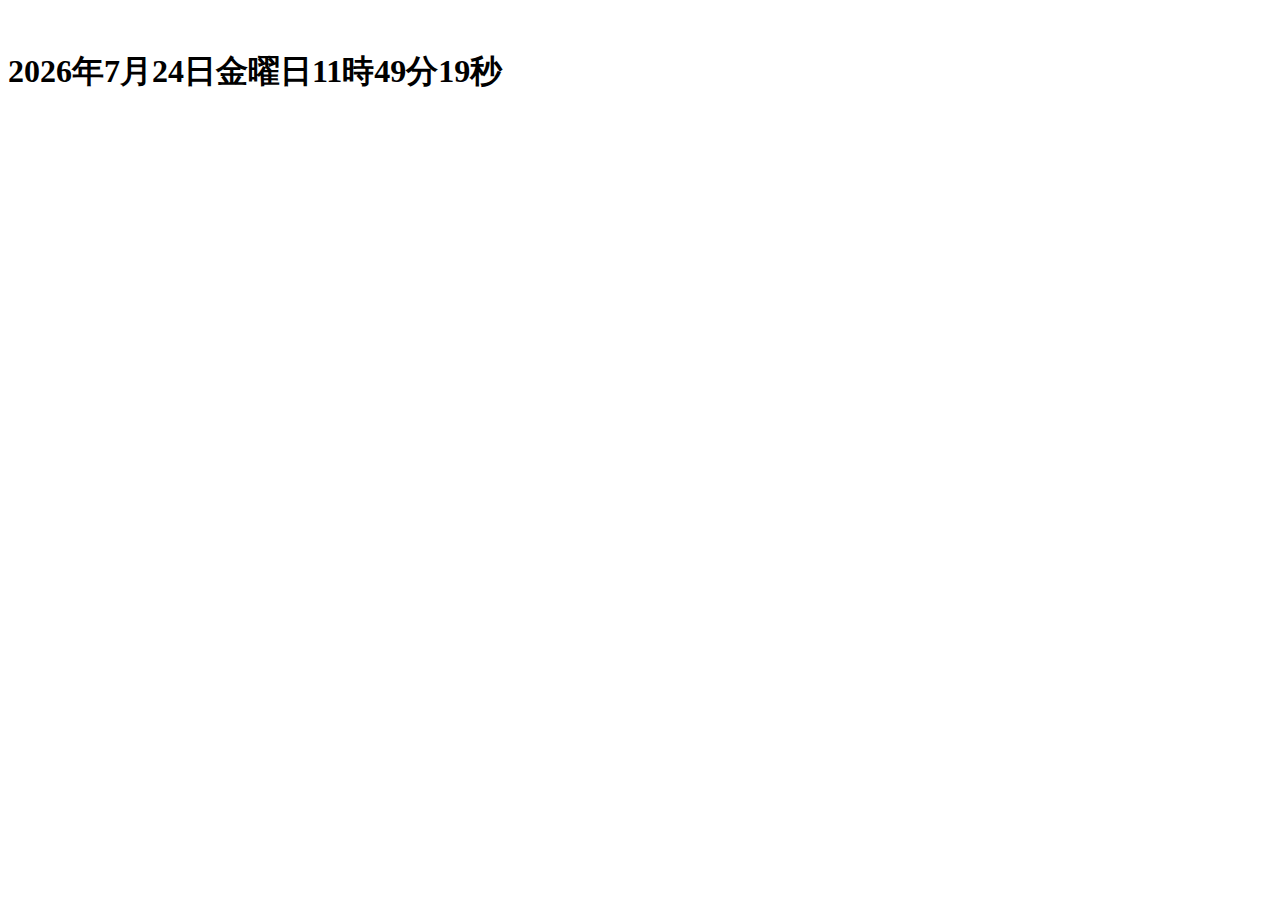
<file: my_portfolio/work/131320147/index.html>
<!DOCTYPE html>
<html>

<head>
    <meta charset="UTF-8">
    　<title>現在の日時を表示する</title>
</head>

<body>

    <h1>現在の日時を表示する</h1>

    <script>
        "use strict"

        let now = new Date();

        let year = now.getFullYear();
        let month = now.getMonth() + 1;
        let date = now.getDate();
        let day = now.getDay();
        let hours = now.getHours();
        let minutes = now.getMinutes();
        let seconds = now.getSeconds();

        if (day === 1) {
            day = "月";
        } else if (day === 2) {
            day = "火";
        } else if (day === 3) {
            day = "水";
        } else if (day === 4) {
            day = "木";
        } else if (day === 5) {
            day = "金";
        } else if (day === 6) {
            day = "土";
        } else {
            day = "日";
        }

        let nitizi = year + "年" + month + "月" + date + "日" + day + "曜日" + hours + "時" + minutes + "分" + seconds + "秒";

        let element = document.querySelector("h1");
        element.innerText = nitizi;

    </script>

</body>

</html>
</file>
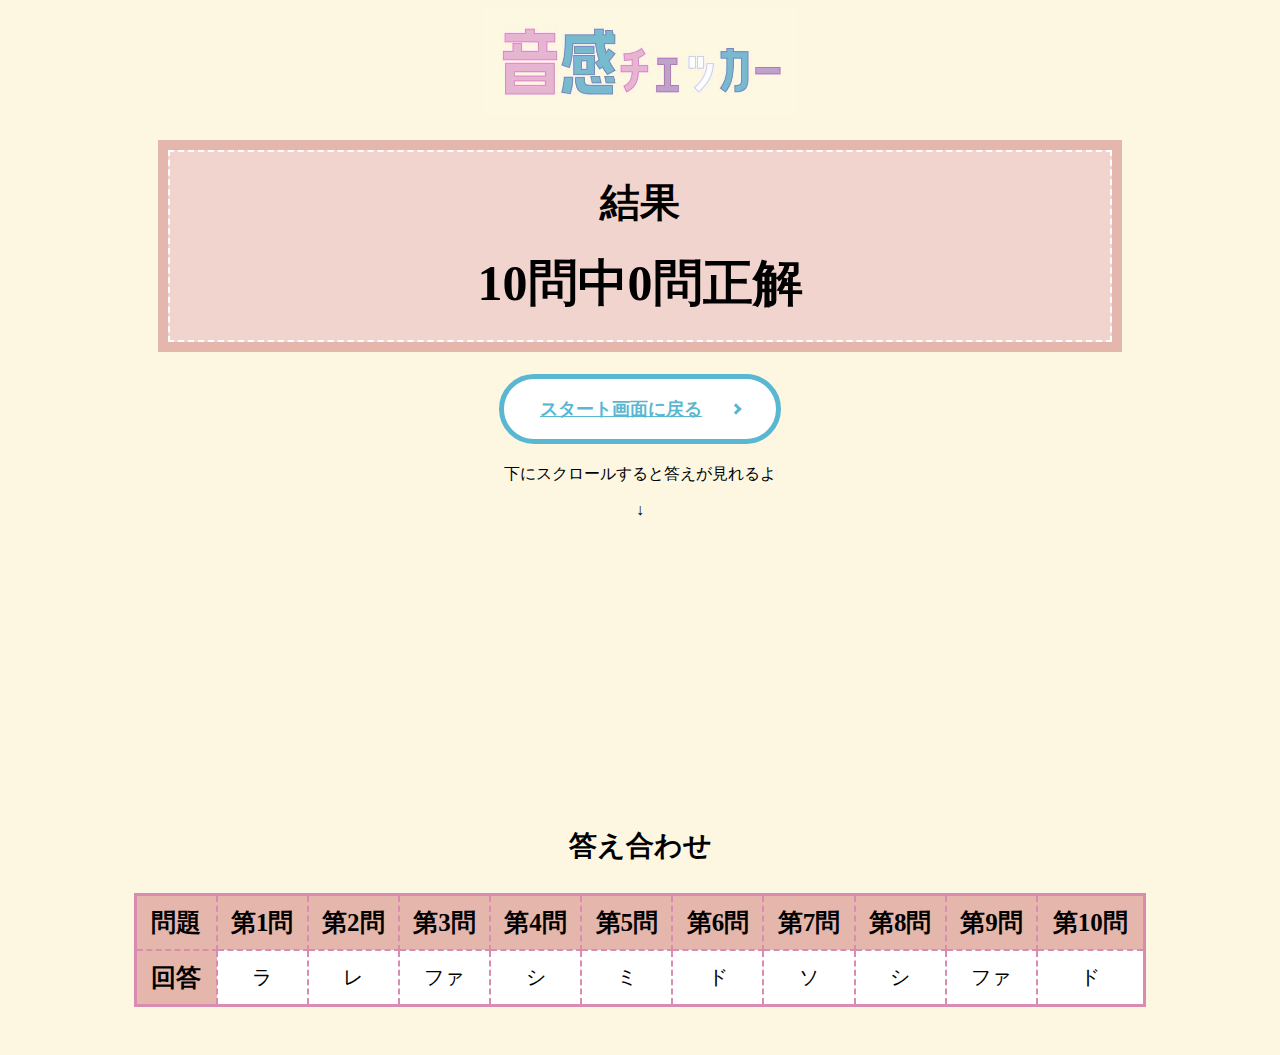
<file: my_portfolio/work/131320147/end0.html>
<!DOCTYPE html>
<html>

<head>
    <meta charset="UTF-8">
    <title>音感チェッカー</title>
    <style>
        body {
            background-color: #fdf7e1;
            text-align: center;
        }

        /* タイトルの大きさを設定 */
        .title img {
            width: 25%;
            height: auto;
        }

        /* 結果 */
        .kekka{
            padding: 0.2em 0.5em;
            margin: 2em 10em;
            background: #f1d4cd;
            box-shadow: 0px 0px 0px 10px #e5b6ab;
            border: dashed 2px white;
        }

        h1{
            margin: 20px auto;
            font-size: 40px;
        }

        h2{
            margin: 20px auto;
            font-size: 50px;
        }

        /* 戻るボタン */
        a {
            display: flex;
            justify-content: space-between;
            align-items: center;
            margin: 20px auto;
            padding: 1em 2em;
            width: 200px;
            color: #59b7d1;
            font-size: 18px;
            font-weight: 700;
            background-color: #ffffff;
            border: solid 5px #59b7d1;
            border-radius: 50vh;
        }

        a::after {
            content: '';
            width: 5px;
            height: 5px;
            border-top: 3px solid #59b7d1;
            border-right: 3px solid #59b7d1;
            transform: rotate(45deg);
        }

        a:hover {
            text-decoration: none;
            background-color: #e0f8ff;
        }

        .kaitou p{
            padding-top: 10em;
            padding-bottom: 0em;
            font-size: 28px;
            font-weight: 700;
        }

        table,
        td,
        th {
            border: 1px solid;
        }

        th {
            background: #e5b6ab;
            border: dashed 2px #d88caf;
            padding: 10px 5px;
            font-family: "ＭＳ Ｐゴシック", "MS PGothic";
            font-size: 25px;
        }

        td {
            background: #ffffff;
            border: dashed 2px #d88caf;
            padding: 10px;
            font-family: "ＭＳ ゴシック", "MS Gothic";
            font-size: 20px;
        }

        table {
            text-align: center;
            width: 80%;
            border-collapse: collapse;
            border: solid 3px #d88caf;
            margin: 0em auto 3em auto;
        }

        .top_c {
            color: #000000;
        }

        .left1 {
            width: 8%;
        }
    </style>
</head>

<body>

    <!-- HTML -->

    <!-- 終了画面 -->

    <!-- タイトル -->
    <div class="title">
        <img src=image/title.jpg alt="title">
    </div>

    <div class="kekka">
    <!-- 結果 -->
    <h1>結果</h1>

    <!-- 正解数 -->
    <h2>10問中0問正解</h2>
    </div>

    <!-- 戻るボタン -->
    <div class="againpage">
        <a href="start.html" class="again">スタート画面に戻る</a>
    </div>

    <p>下にスクロールすると答えが見れるよ</p>
    <p>↓</p>

    <!-- 答え -->
    <div class="kaitou">
        <div id="kaitou-button"></div><p id="text">答え合わせ</p></div>
        
        <table>
            <tr class="top_c">
                <th class="left1">問題</th>
                <th>第1問</th>
                <th>第2問</th>
                <th>第3問</th>
                <th>第4問</th>
                <th>第5問</th>
                <th>第6問</th>
                <th>第7問</th>
                <th>第8問</th>
                <th>第9問</th>
                <th>第10問</th>
            </tr>
            <tr>
                <th class="left1">回答</th>
                <td>ラ</td>
                <td>レ</td>
                <td>ファ</td>
                <td>シ</td>
                <td>ミ</td>
                <td>ド</td>
                <td>ソ</td>
                <td>シ</td>
                <td>ファ</td>
                <td>ド</td>
            </tr>
        </table>
    </div>

    

</body>

</html>
</file>
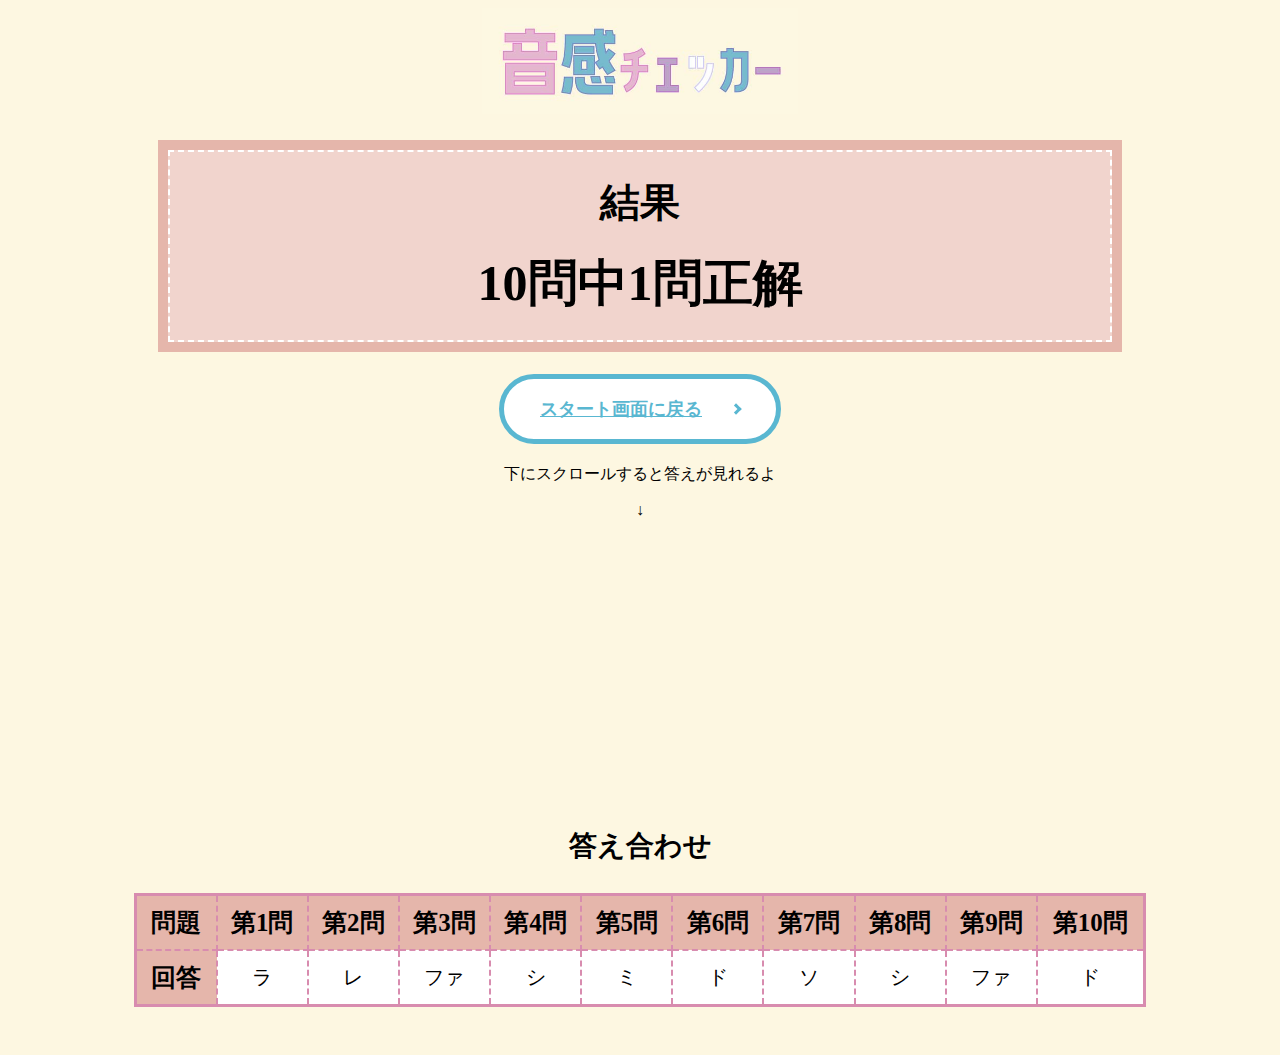
<file: my_portfolio/work/131320147/end1.html>
<!DOCTYPE html>
<html>

<head>
    <meta charset="UTF-8">
    <title>音感チェッカー</title>
    <style>
        body {
            background-color: #fdf7e1;
            text-align: center;
        }

        /* タイトルの大きさを設定 */
        .title img {
            width: 25%;
            height: auto;
        }

        /* 結果 */
        .kekka{
            padding: 0.2em 0.5em;
            margin: 2em 10em;
            background: #f1d4cd;
            box-shadow: 0px 0px 0px 10px #e5b6ab;
            border: dashed 2px white;
        }

        h1{
            margin: 20px auto;
            font-size: 40px;
        }

        h2{
            margin: 20px auto;
            font-size: 50px;
        }

        /* 戻るボタン */
        a {
            display: flex;
            justify-content: space-between;
            align-items: center;
            margin: 20px auto;
            padding: 1em 2em;
            width: 200px;
            color: #59b7d1;
            font-size: 18px;
            font-weight: 700;
            background-color: #ffffff;
            border: solid 5px #59b7d1;
            border-radius: 50vh;
        }

        a::after {
            content: '';
            width: 5px;
            height: 5px;
            border-top: 3px solid #59b7d1;
            border-right: 3px solid #59b7d1;
            transform: rotate(45deg);
        }

        a:hover {
            text-decoration: none;
            background-color: #e0f8ff;
        }

        .kaitou p{
            padding-top: 10em;
            padding-bottom: 0em;
            font-size: 28px;
            font-weight: 700;
        }

        table,
        td,
        th {
            border: 1px solid;
        }

        th {
            background: #e5b6ab;
            border: dashed 2px #d88caf;
            padding: 10px 5px;
            font-family: "ＭＳ Ｐゴシック", "MS PGothic";
            font-size: 25px;
        }

        td {
            background: #ffffff;
            border: dashed 2px #d88caf;
            padding: 10px;
            font-family: "ＭＳ ゴシック", "MS Gothic";
            font-size: 20px;
        }

        table {
            text-align: center;
            width: 80%;
            border-collapse: collapse;
            border: solid 3px #d88caf;
            margin: 0em auto 3em auto;
        }

        .top_c {
            color: #000000;
        }

        .left1 {
            width: 8%;
        }
    </style>
</head>

<body>

    <!-- HTML -->

    <!-- 終了画面 -->

    <!-- タイトル -->
    <div class="title">
        <img src=image/title.jpg alt="title">
    </div>

    <div class="kekka">
    <!-- 結果 -->
    <h1>結果</h1>

    <!-- 正解数 -->
    <h2>10問中1問正解</h2>
    </div>

    <!-- 戻るボタン -->
    <div class="againpage">
        <a href="start.html" class="again">スタート画面に戻る</a>
    </div>

    <p>下にスクロールすると答えが見れるよ</p>
    <p>↓</p>

    <!-- 答え -->
    <div class="kaitou">
        <div id="kaitou-button"></div><p id="text">答え合わせ</p></div>
        
        <table>
            <tr class="top_c">
                <th class="left1">問題</th>
                <th>第1問</th>
                <th>第2問</th>
                <th>第3問</th>
                <th>第4問</th>
                <th>第5問</th>
                <th>第6問</th>
                <th>第7問</th>
                <th>第8問</th>
                <th>第9問</th>
                <th>第10問</th>
            </tr>
            <tr>
                <th class="left1">回答</th>
                <td>ラ</td>
                <td>レ</td>
                <td>ファ</td>
                <td>シ</td>
                <td>ミ</td>
                <td>ド</td>
                <td>ソ</td>
                <td>シ</td>
                <td>ファ</td>
                <td>ド</td>
            </tr>
        </table>
    </div>

    

</body>

</html>
</file>
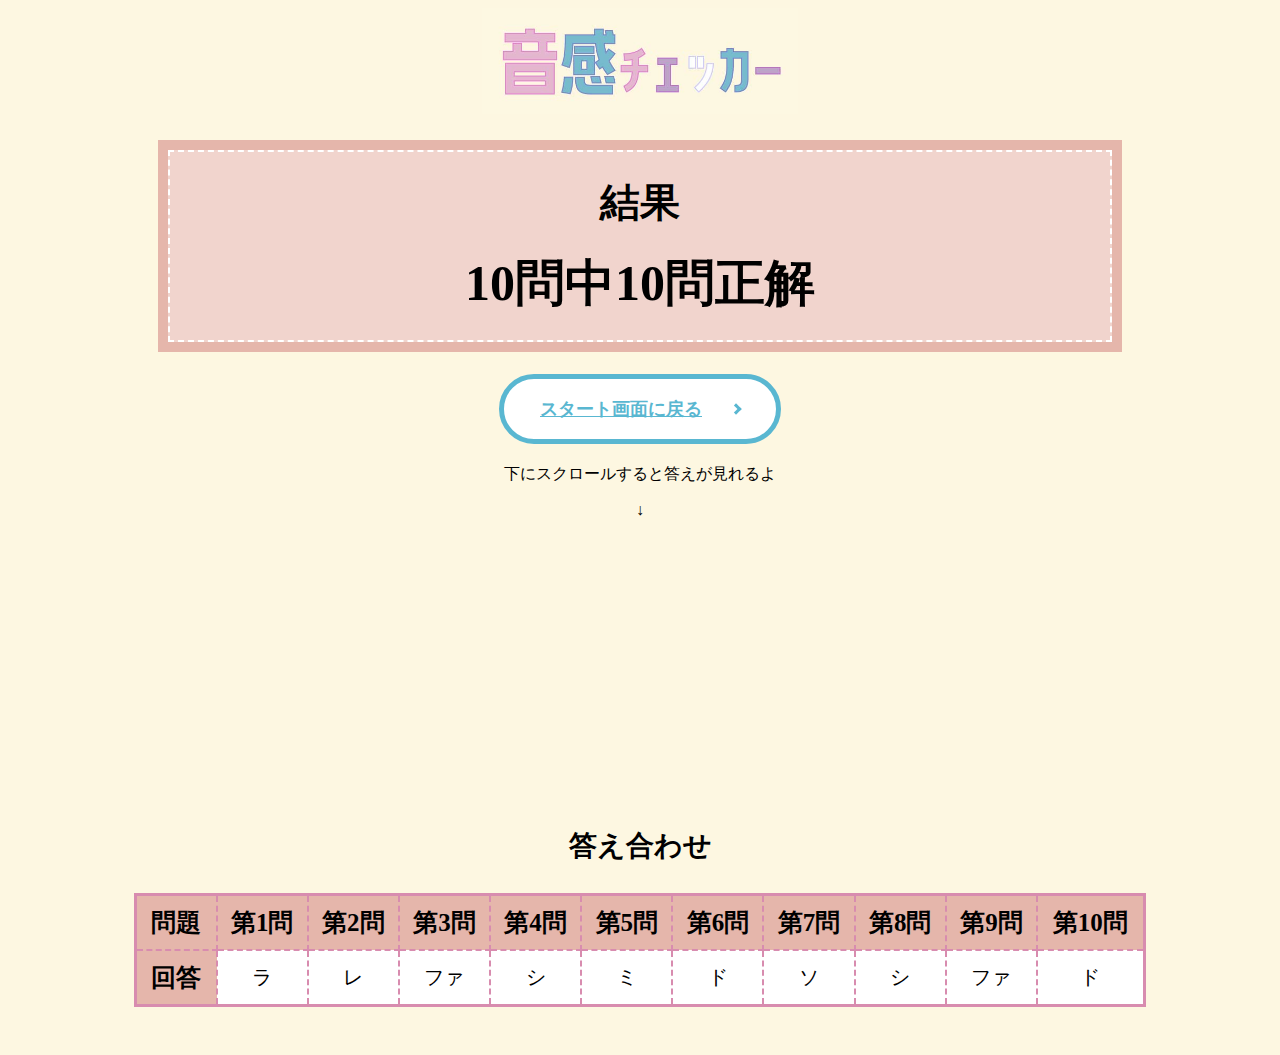
<file: my_portfolio/work/131320147/end10.html>
<!DOCTYPE html>
<html>

<head>
    <meta charset="UTF-8">
    <title>音感チェッカー</title>
    <style>
        body {
            background-color: #fdf7e1;
            text-align: center;
        }

        /* タイトルの大きさを設定 */
        .title img {
            width: 25%;
            height: auto;
        }

        /* 結果 */
        .kekka{
            padding: 0.2em 0.5em;
            margin: 2em 10em;
            background: #f1d4cd;
            box-shadow: 0px 0px 0px 10px #e5b6ab;
            border: dashed 2px white;
        }

        h1{
            margin: 20px auto;
            font-size: 40px;
        }

        h2{
            margin: 20px auto;
            font-size: 50px;
        }

        /* 戻るボタン */
        a {
            display: flex;
            justify-content: space-between;
            align-items: center;
            margin: 20px auto;
            padding: 1em 2em;
            width: 200px;
            color: #59b7d1;
            font-size: 18px;
            font-weight: 700;
            background-color: #ffffff;
            border: solid 5px #59b7d1;
            border-radius: 50vh;
        }

        a::after {
            content: '';
            width: 5px;
            height: 5px;
            border-top: 3px solid #59b7d1;
            border-right: 3px solid #59b7d1;
            transform: rotate(45deg);
        }

        a:hover {
            text-decoration: none;
            background-color: #e0f8ff;
        }

        .kaitou p{
            padding-top: 10em;
            padding-bottom: 0em;
            font-size: 28px;
            font-weight: 700;
        }

        table,
        td,
        th {
            border: 1px solid;
        }

        th {
            background: #e5b6ab;
            border: dashed 2px #d88caf;
            padding: 10px 5px;
            font-family: "ＭＳ Ｐゴシック", "MS PGothic";
            font-size: 25px;
        }

        td {
            background: #ffffff;
            border: dashed 2px #d88caf;
            padding: 10px;
            font-family: "ＭＳ ゴシック", "MS Gothic";
            font-size: 20px;
        }

        table {
            text-align: center;
            width: 80%;
            border-collapse: collapse;
            border: solid 3px #d88caf;
            margin: 0em auto 3em auto;
        }

        .top_c {
            color: #000000;
        }

        .left1 {
            width: 8%;
        }
    </style>
</head>

<body>

    <!-- HTML -->

    <!-- 終了画面 -->

    <!-- タイトル -->
    <div class="title">
        <img src=image/title.jpg alt="title">
    </div>

    <div class="kekka">
    <!-- 結果 -->
    <h1>結果</h1>

    <!-- 正解数 -->
    <h2>10問中10問正解</h2>
    </div>

    <!-- 戻るボタン -->
    <div class="againpage">
        <a href="start.html" class="again">スタート画面に戻る</a>
    </div>

    <p>下にスクロールすると答えが見れるよ</p>
    <p>↓</p>

    <!-- 答え -->
    <div class="kaitou">
        <div id="kaitou-button"></div><p id="text">答え合わせ</p></div>
        
        <table>
            <tr class="top_c">
                <th class="left1">問題</th>
                <th>第1問</th>
                <th>第2問</th>
                <th>第3問</th>
                <th>第4問</th>
                <th>第5問</th>
                <th>第6問</th>
                <th>第7問</th>
                <th>第8問</th>
                <th>第9問</th>
                <th>第10問</th>
            </tr>
            <tr>
                <th class="left1">回答</th>
                <td>ラ</td>
                <td>レ</td>
                <td>ファ</td>
                <td>シ</td>
                <td>ミ</td>
                <td>ド</td>
                <td>ソ</td>
                <td>シ</td>
                <td>ファ</td>
                <td>ド</td>
            </tr>
        </table>
    </div>

    

</body>

</html>
</file>
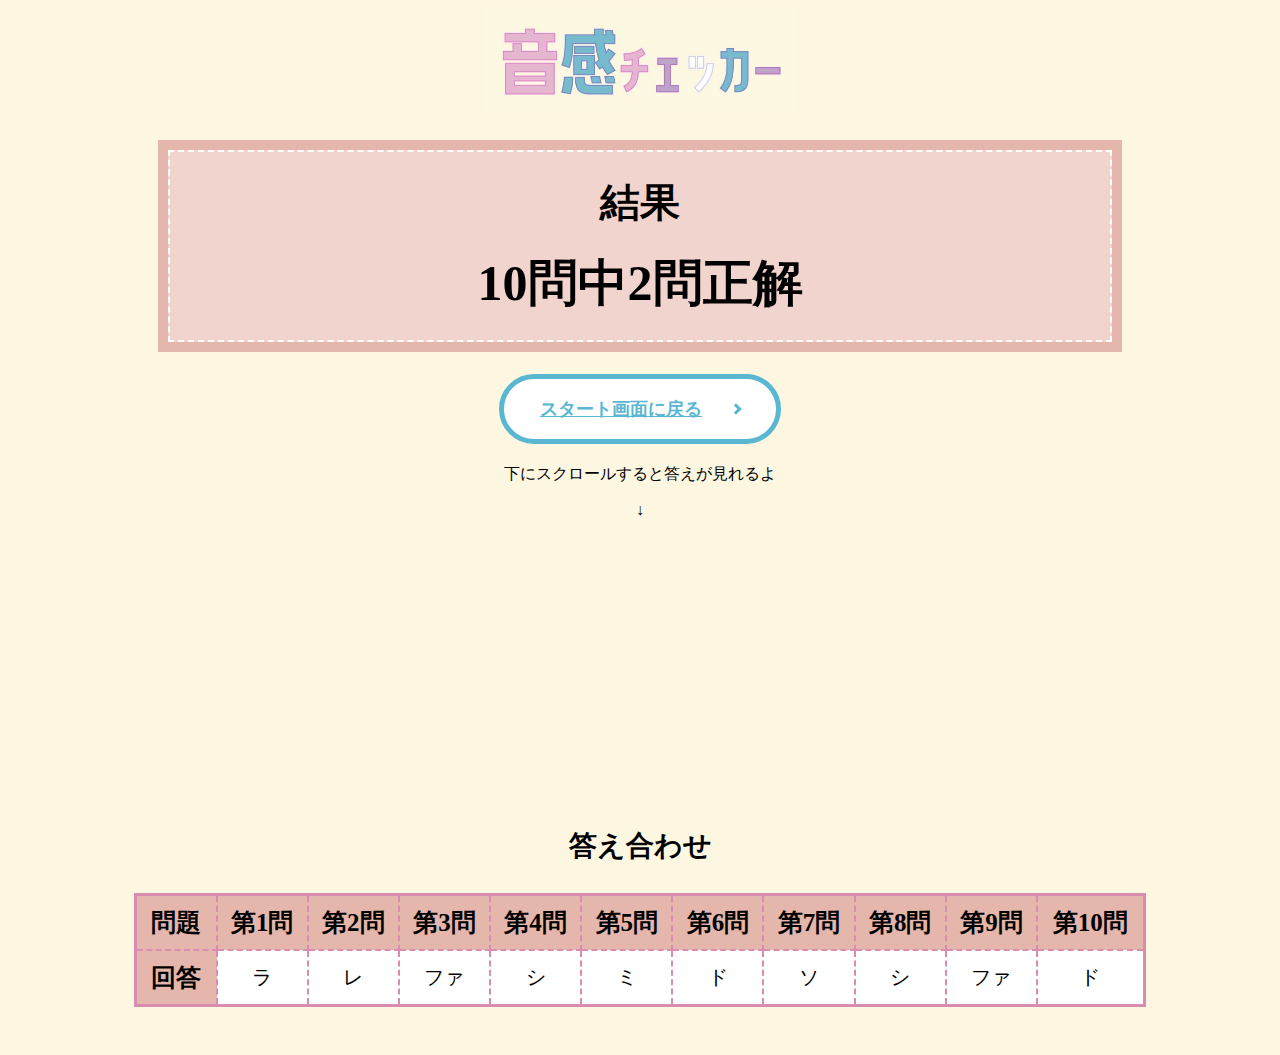
<file: my_portfolio/work/131320147/end2.html>
<!DOCTYPE html>
<html>

<head>
    <meta charset="UTF-8">
    <title>音感チェッカー</title>
    <style>
        body {
            background-color: #fdf7e1;
            text-align: center;
        }

        /* タイトルの大きさを設定 */
        .title img {
            width: 25%;
            height: auto;
        }

        /* 結果 */
        .kekka{
            padding: 0.2em 0.5em;
            margin: 2em 10em;
            background: #f1d4cd;
            box-shadow: 0px 0px 0px 10px #e5b6ab;
            border: dashed 2px white;
        }

        h1{
            margin: 20px auto;
            font-size: 40px;
        }

        h2{
            margin: 20px auto;
            font-size: 50px;
        }

        /* 戻るボタン */
        a {
            display: flex;
            justify-content: space-between;
            align-items: center;
            margin: 20px auto;
            padding: 1em 2em;
            width: 200px;
            color: #59b7d1;
            font-size: 18px;
            font-weight: 700;
            background-color: #ffffff;
            border: solid 5px #59b7d1;
            border-radius: 50vh;
        }

        a::after {
            content: '';
            width: 5px;
            height: 5px;
            border-top: 3px solid #59b7d1;
            border-right: 3px solid #59b7d1;
            transform: rotate(45deg);
        }

        a:hover {
            text-decoration: none;
            background-color: #e0f8ff;
        }

        .kaitou p{
            padding-top: 10em;
            padding-bottom: 0em;
            font-size: 28px;
            font-weight: 700;
        }

        table,
        td,
        th {
            border: 1px solid;
        }

        th {
            background: #e5b6ab;
            border: dashed 2px #d88caf;
            padding: 10px 5px;
            font-family: "ＭＳ Ｐゴシック", "MS PGothic";
            font-size: 25px;
        }

        td {
            background: #ffffff;
            border: dashed 2px #d88caf;
            padding: 10px;
            font-family: "ＭＳ ゴシック", "MS Gothic";
            font-size: 20px;
        }

        table {
            text-align: center;
            width: 80%;
            border-collapse: collapse;
            border: solid 3px #d88caf;
            margin: 0em auto 3em auto;
        }

        .top_c {
            color: #000000;
        }

        .left1 {
            width: 8%;
        }
    </style>
</head>

<body>

    <!-- HTML -->

    <!-- 終了画面 -->

    <!-- タイトル -->
    <div class="title">
        <img src=image/title.jpg alt="title">
    </div>

    <div class="kekka">
    <!-- 結果 -->
    <h1>結果</h1>

    <!-- 正解数 -->
    <h2>10問中2問正解</h2>
    </div>

    <!-- 戻るボタン -->
    <div class="againpage">
        <a href="start.html" class="again">スタート画面に戻る</a>
    </div>

    <p>下にスクロールすると答えが見れるよ</p>
    <p>↓</p>

    <!-- 答え -->
    <div class="kaitou">
        <div id="kaitou-button"></div><p id="text">答え合わせ</p></div>
        
        <table>
            <tr class="top_c">
                <th class="left1">問題</th>
                <th>第1問</th>
                <th>第2問</th>
                <th>第3問</th>
                <th>第4問</th>
                <th>第5問</th>
                <th>第6問</th>
                <th>第7問</th>
                <th>第8問</th>
                <th>第9問</th>
                <th>第10問</th>
            </tr>
            <tr>
                <th class="left1">回答</th>
                <td>ラ</td>
                <td>レ</td>
                <td>ファ</td>
                <td>シ</td>
                <td>ミ</td>
                <td>ド</td>
                <td>ソ</td>
                <td>シ</td>
                <td>ファ</td>
                <td>ド</td>
            </tr>
        </table>
    </div>

    

</body>

</html>
</file>
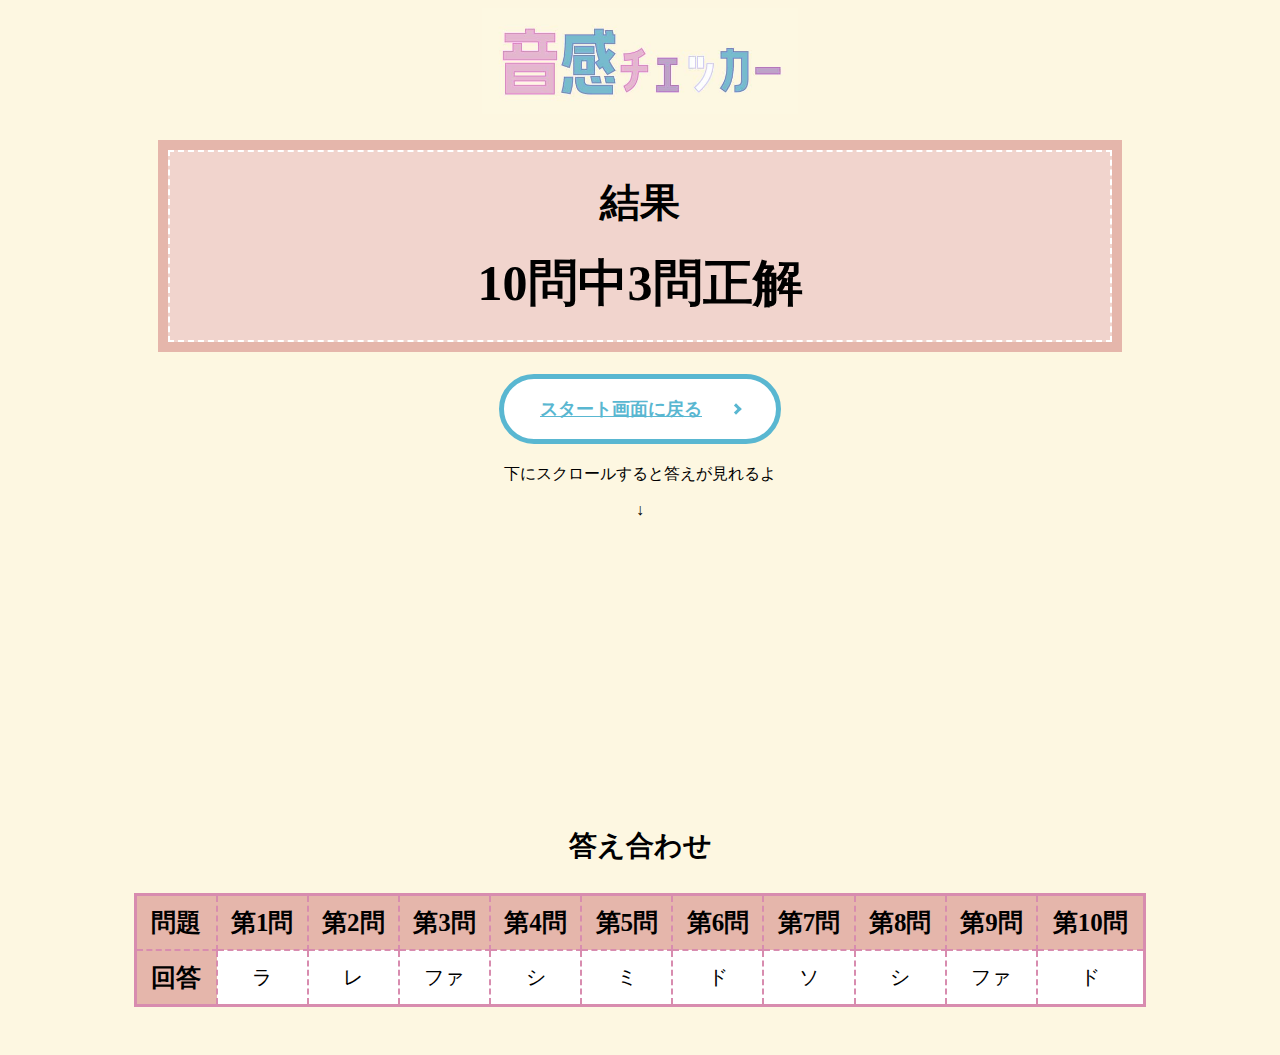
<file: my_portfolio/work/131320147/end3.html>
<!DOCTYPE html>
<html>

<head>
    <meta charset="UTF-8">
    <title>音感チェッカー</title>
    <style>
        body {
            background-color: #fdf7e1;
            text-align: center;
        }

        /* タイトルの大きさを設定 */
        .title img {
            width: 25%;
            height: auto;
        }

        /* 結果 */
        .kekka{
            padding: 0.2em 0.5em;
            margin: 2em 10em;
            background: #f1d4cd;
            box-shadow: 0px 0px 0px 10px #e5b6ab;
            border: dashed 2px white;
        }

        h1{
            margin: 20px auto;
            font-size: 40px;
        }

        h2{
            margin: 20px auto;
            font-size: 50px;
        }

        /* 戻るボタン */
        a {
            display: flex;
            justify-content: space-between;
            align-items: center;
            margin: 20px auto;
            padding: 1em 2em;
            width: 200px;
            color: #59b7d1;
            font-size: 18px;
            font-weight: 700;
            background-color: #ffffff;
            border: solid 5px #59b7d1;
            border-radius: 50vh;
        }

        a::after {
            content: '';
            width: 5px;
            height: 5px;
            border-top: 3px solid #59b7d1;
            border-right: 3px solid #59b7d1;
            transform: rotate(45deg);
        }

        a:hover {
            text-decoration: none;
            background-color: #e0f8ff;
        }

        .kaitou p{
            padding-top: 10em;
            padding-bottom: 0em;
            font-size: 28px;
            font-weight: 700;
        }

        table,
        td,
        th {
            border: 1px solid;
        }

        th {
            background: #e5b6ab;
            border: dashed 2px #d88caf;
            padding: 10px 5px;
            font-family: "ＭＳ Ｐゴシック", "MS PGothic";
            font-size: 25px;
        }

        td {
            background: #ffffff;
            border: dashed 2px #d88caf;
            padding: 10px;
            font-family: "ＭＳ ゴシック", "MS Gothic";
            font-size: 20px;
        }

        table {
            text-align: center;
            width: 80%;
            border-collapse: collapse;
            border: solid 3px #d88caf;
            margin: 0em auto 3em auto;
        }

        .top_c {
            color: #000000;
        }

        .left1 {
            width: 8%;
        }
    </style>
</head>

<body>

    <!-- HTML -->

    <!-- 終了画面 -->

    <!-- タイトル -->
    <div class="title">
        <img src=image/title.jpg alt="title">
    </div>

    <div class="kekka">
    <!-- 結果 -->
    <h1>結果</h1>

    <!-- 正解数 -->
    <h2>10問中3問正解</h2>
    </div>

    <!-- 戻るボタン -->
    <div class="againpage">
        <a href="start.html" class="again">スタート画面に戻る</a>
    </div>

    <p>下にスクロールすると答えが見れるよ</p>
    <p>↓</p>

    <!-- 答え -->
    <div class="kaitou">
        <div id="kaitou-button"></div><p id="text">答え合わせ</p></div>
        
        <table>
            <tr class="top_c">
                <th class="left1">問題</th>
                <th>第1問</th>
                <th>第2問</th>
                <th>第3問</th>
                <th>第4問</th>
                <th>第5問</th>
                <th>第6問</th>
                <th>第7問</th>
                <th>第8問</th>
                <th>第9問</th>
                <th>第10問</th>
            </tr>
            <tr>
                <th class="left1">回答</th>
                <td>ラ</td>
                <td>レ</td>
                <td>ファ</td>
                <td>シ</td>
                <td>ミ</td>
                <td>ド</td>
                <td>ソ</td>
                <td>シ</td>
                <td>ファ</td>
                <td>ド</td>
            </tr>
        </table>
    </div>

    

</body>

</html>
</file>
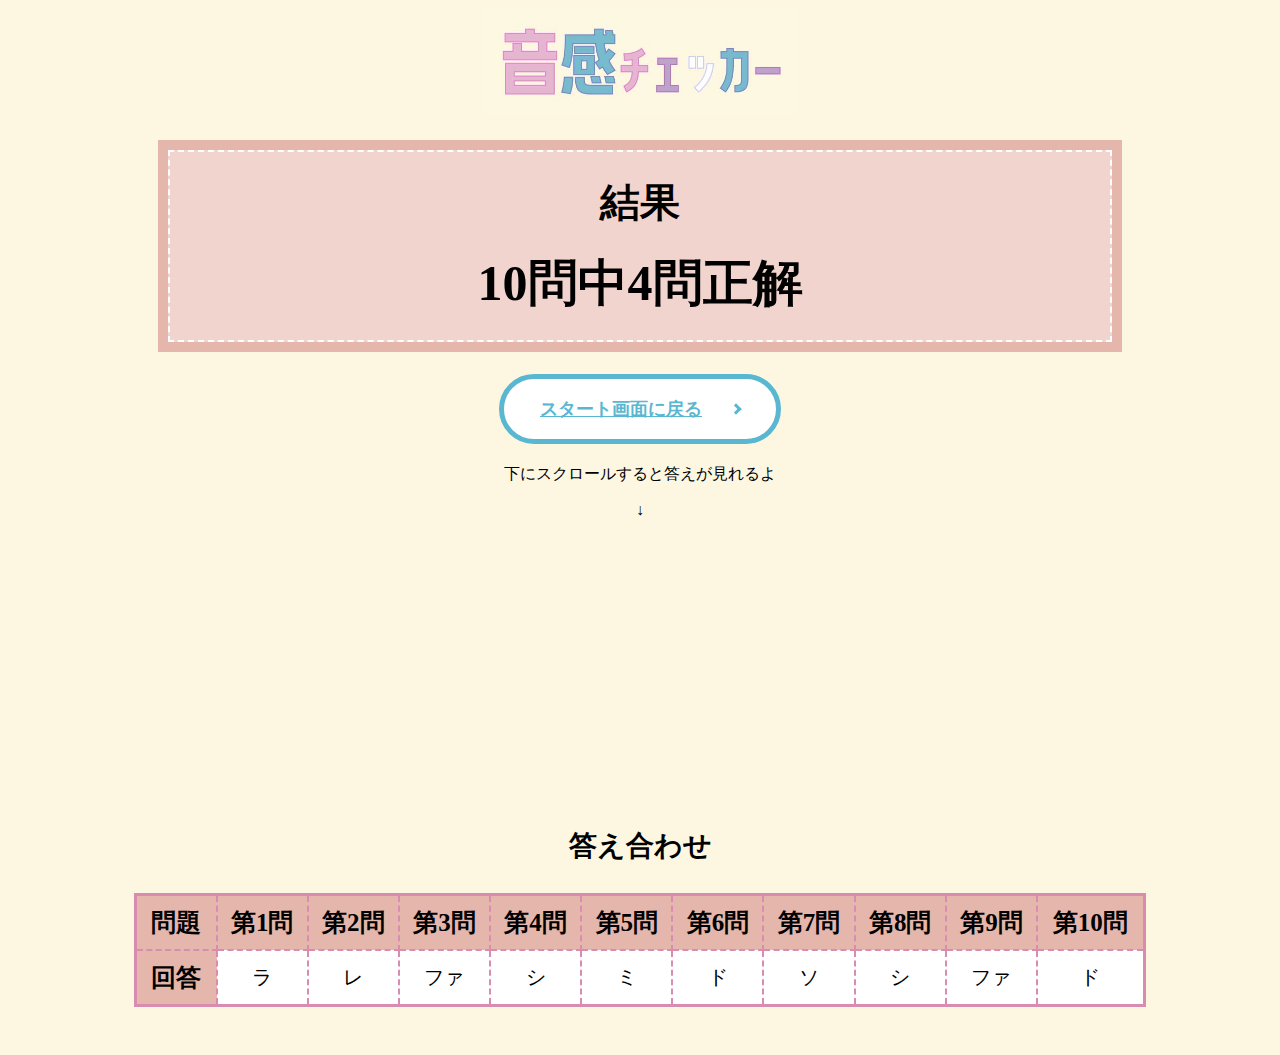
<file: my_portfolio/work/131320147/end4.html>
<!DOCTYPE html>
<html>

<head>
    <meta charset="UTF-8">
    <title>音感チェッカー</title>
    <style>
        body {
            background-color: #fdf7e1;
            text-align: center;
        }

        /* タイトルの大きさを設定 */
        .title img {
            width: 25%;
            height: auto;
        }

        /* 結果 */
        .kekka{
            padding: 0.2em 0.5em;
            margin: 2em 10em;
            background: #f1d4cd;
            box-shadow: 0px 0px 0px 10px #e5b6ab;
            border: dashed 2px white;
        }

        h1{
            margin: 20px auto;
            font-size: 40px;
        }

        h2{
            margin: 20px auto;
            font-size: 50px;
        }

        /* 戻るボタン */
        a {
            display: flex;
            justify-content: space-between;
            align-items: center;
            margin: 20px auto;
            padding: 1em 2em;
            width: 200px;
            color: #59b7d1;
            font-size: 18px;
            font-weight: 700;
            background-color: #ffffff;
            border: solid 5px #59b7d1;
            border-radius: 50vh;
        }

        a::after {
            content: '';
            width: 5px;
            height: 5px;
            border-top: 3px solid #59b7d1;
            border-right: 3px solid #59b7d1;
            transform: rotate(45deg);
        }

        a:hover {
            text-decoration: none;
            background-color: #e0f8ff;
        }

        .kaitou p{
            padding-top: 10em;
            padding-bottom: 0em;
            font-size: 28px;
            font-weight: 700;
        }

        table,
        td,
        th {
            border: 1px solid;
        }

        th {
            background: #e5b6ab;
            border: dashed 2px #d88caf;
            padding: 10px 5px;
            font-family: "ＭＳ Ｐゴシック", "MS PGothic";
            font-size: 25px;
        }

        td {
            background: #ffffff;
            border: dashed 2px #d88caf;
            padding: 10px;
            font-family: "ＭＳ ゴシック", "MS Gothic";
            font-size: 20px;
        }

        table {
            text-align: center;
            width: 80%;
            border-collapse: collapse;
            border: solid 3px #d88caf;
            margin: 0em auto 3em auto;
        }

        .top_c {
            color: #000000;
        }

        .left1 {
            width: 8%;
        }
    </style>
</head>

<body>

    <!-- HTML -->

    <!-- 終了画面 -->

    <!-- タイトル -->
    <div class="title">
        <img src=image/title.jpg alt="title">
    </div>

    <div class="kekka">
    <!-- 結果 -->
    <h1>結果</h1>

    <!-- 正解数 -->
    <h2>10問中4問正解</h2>
    </div>

    <!-- 戻るボタン -->
    <div class="againpage">
        <a href="start.html" class="again">スタート画面に戻る</a>
    </div>

    <p>下にスクロールすると答えが見れるよ</p>
    <p>↓</p>

    <!-- 答え -->
    <div class="kaitou">
        <div id="kaitou-button"></div><p id="text">答え合わせ</p></div>
        
        <table>
            <tr class="top_c">
                <th class="left1">問題</th>
                <th>第1問</th>
                <th>第2問</th>
                <th>第3問</th>
                <th>第4問</th>
                <th>第5問</th>
                <th>第6問</th>
                <th>第7問</th>
                <th>第8問</th>
                <th>第9問</th>
                <th>第10問</th>
            </tr>
            <tr>
                <th class="left1">回答</th>
                <td>ラ</td>
                <td>レ</td>
                <td>ファ</td>
                <td>シ</td>
                <td>ミ</td>
                <td>ド</td>
                <td>ソ</td>
                <td>シ</td>
                <td>ファ</td>
                <td>ド</td>
            </tr>
        </table>
    </div>

    

</body>

</html>
</file>
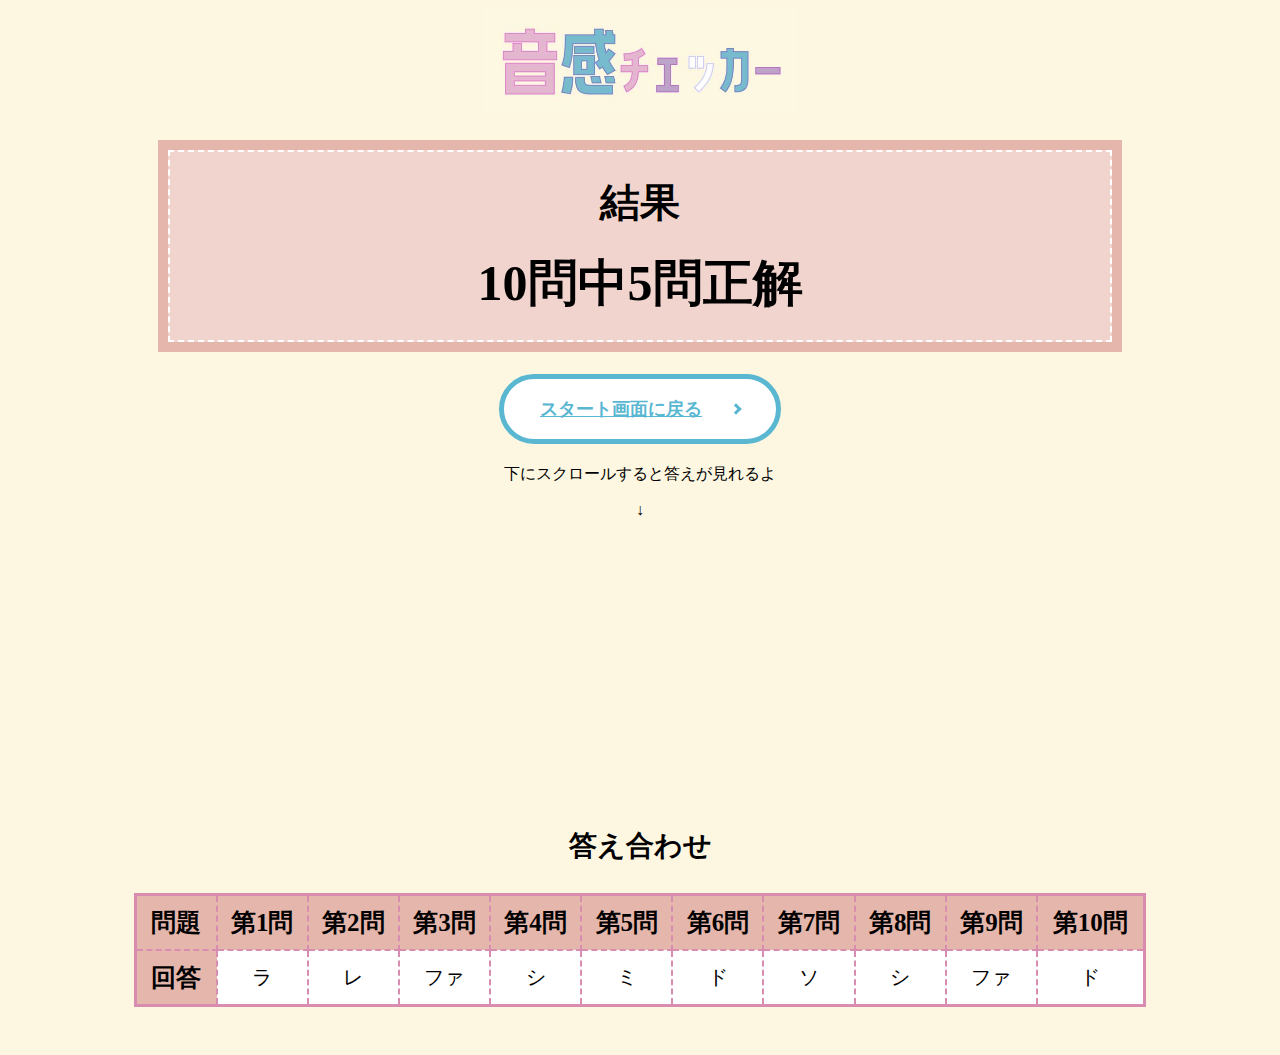
<file: my_portfolio/work/131320147/end5.html>
<!DOCTYPE html>
<html>

<head>
    <meta charset="UTF-8">
    <title>音感チェッカー</title>
    <style>
        body {
            background-color: #fdf7e1;
            text-align: center;
        }

        /* タイトルの大きさを設定 */
        .title img {
            width: 25%;
            height: auto;
        }

        /* 結果 */
        .kekka{
            padding: 0.2em 0.5em;
            margin: 2em 10em;
            background: #f1d4cd;
            box-shadow: 0px 0px 0px 10px #e5b6ab;
            border: dashed 2px white;
        }

        h1{
            margin: 20px auto;
            font-size: 40px;
        }

        h2{
            margin: 20px auto;
            font-size: 50px;
        }

        /* 戻るボタン */
        a {
            display: flex;
            justify-content: space-between;
            align-items: center;
            margin: 20px auto;
            padding: 1em 2em;
            width: 200px;
            color: #59b7d1;
            font-size: 18px;
            font-weight: 700;
            background-color: #ffffff;
            border: solid 5px #59b7d1;
            border-radius: 50vh;
        }

        a::after {
            content: '';
            width: 5px;
            height: 5px;
            border-top: 3px solid #59b7d1;
            border-right: 3px solid #59b7d1;
            transform: rotate(45deg);
        }

        a:hover {
            text-decoration: none;
            background-color: #e0f8ff;
        }

        .kaitou p{
            padding-top: 10em;
            padding-bottom: 0em;
            font-size: 28px;
            font-weight: 700;
        }

        table,
        td,
        th {
            border: 1px solid;
        }

        th {
            background: #e5b6ab;
            border: dashed 2px #d88caf;
            padding: 10px 5px;
            font-family: "ＭＳ Ｐゴシック", "MS PGothic";
            font-size: 25px;
        }

        td {
            background: #ffffff;
            border: dashed 2px #d88caf;
            padding: 10px;
            font-family: "ＭＳ ゴシック", "MS Gothic";
            font-size: 20px;
        }

        table {
            text-align: center;
            width: 80%;
            border-collapse: collapse;
            border: solid 3px #d88caf;
            margin: 0em auto 3em auto;
        }

        .top_c {
            color: #000000;
        }

        .left1 {
            width: 8%;
        }
    </style>
</head>

<body>

    <!-- HTML -->

    <!-- 終了画面 -->

    <!-- タイトル -->
    <div class="title">
        <img src=image/title.jpg alt="title">
    </div>

    <div class="kekka">
    <!-- 結果 -->
    <h1>結果</h1>

    <!-- 正解数 -->
    <h2>10問中5問正解</h2>
    </div>

    <!-- 戻るボタン -->
    <div class="againpage">
        <a href="start.html" class="again">スタート画面に戻る</a>
    </div>

    <p>下にスクロールすると答えが見れるよ</p>
    <p>↓</p>

    <!-- 答え -->
    <div class="kaitou">
        <div id="kaitou-button"></div><p id="text">答え合わせ</p></div>
        
        <table>
            <tr class="top_c">
                <th class="left1">問題</th>
                <th>第1問</th>
                <th>第2問</th>
                <th>第3問</th>
                <th>第4問</th>
                <th>第5問</th>
                <th>第6問</th>
                <th>第7問</th>
                <th>第8問</th>
                <th>第9問</th>
                <th>第10問</th>
            </tr>
            <tr>
                <th class="left1">回答</th>
                <td>ラ</td>
                <td>レ</td>
                <td>ファ</td>
                <td>シ</td>
                <td>ミ</td>
                <td>ド</td>
                <td>ソ</td>
                <td>シ</td>
                <td>ファ</td>
                <td>ド</td>
            </tr>
        </table>
    </div>

    

</body>

</html>
</file>
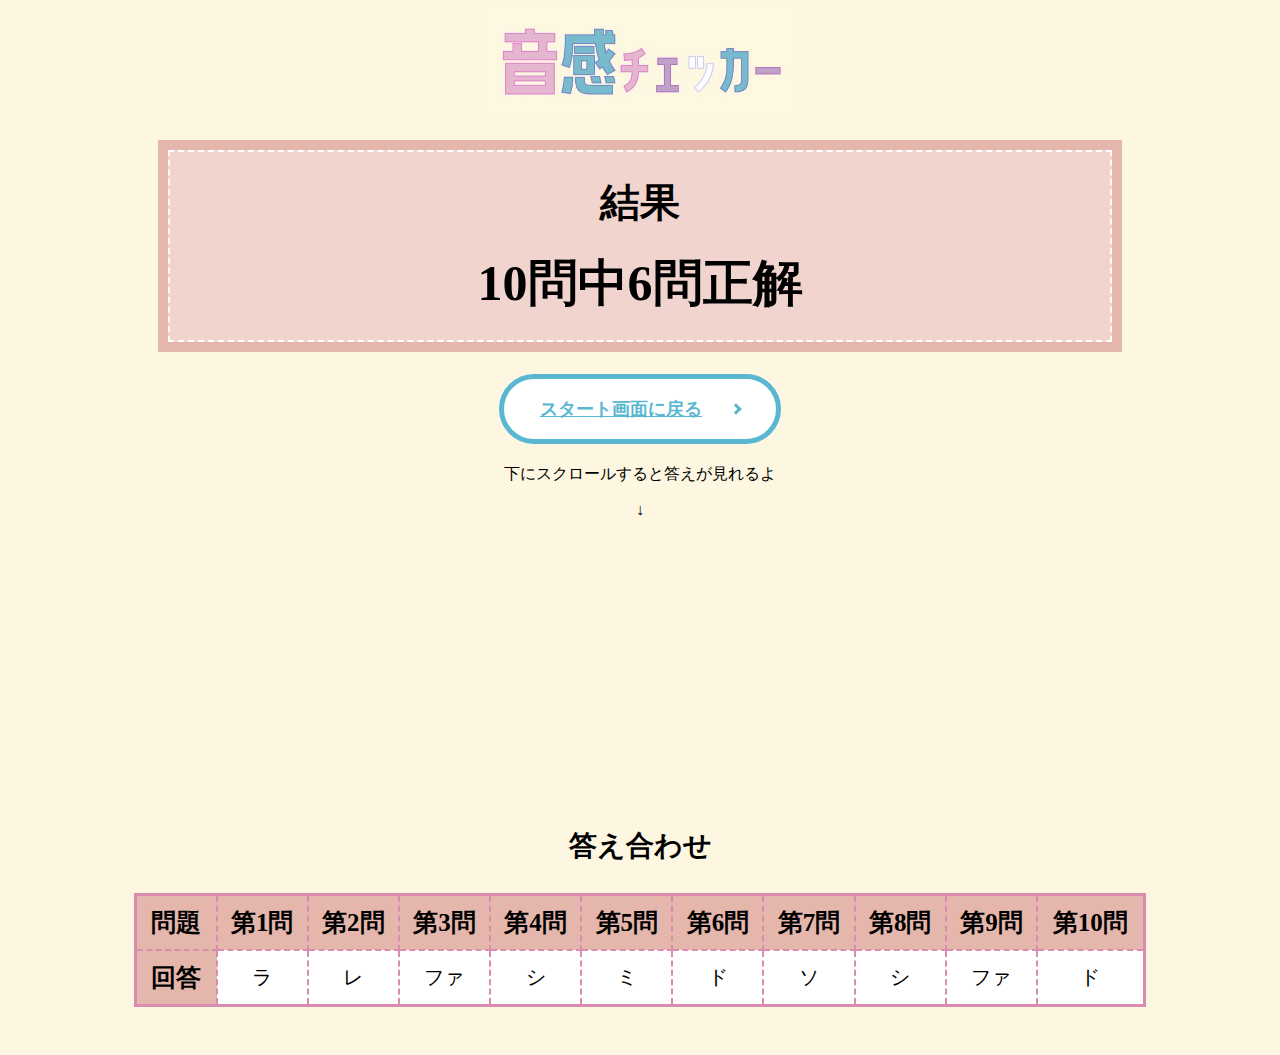
<file: my_portfolio/work/131320147/end6.html>
<!DOCTYPE html>
<html>

<head>
    <meta charset="UTF-8">
    <title>音感チェッカー</title>
    <style>
        body {
            background-color: #fdf7e1;
            text-align: center;
        }

        /* タイトルの大きさを設定 */
        .title img {
            width: 25%;
            height: auto;
        }

        /* 結果 */
        .kekka{
            padding: 0.2em 0.5em;
            margin: 2em 10em;
            background: #f1d4cd;
            box-shadow: 0px 0px 0px 10px #e5b6ab;
            border: dashed 2px white;
        }

        h1{
            margin: 20px auto;
            font-size: 40px;
        }

        h2{
            margin: 20px auto;
            font-size: 50px;
        }

        /* 戻るボタン */
        a {
            display: flex;
            justify-content: space-between;
            align-items: center;
            margin: 20px auto;
            padding: 1em 2em;
            width: 200px;
            color: #59b7d1;
            font-size: 18px;
            font-weight: 700;
            background-color: #ffffff;
            border: solid 5px #59b7d1;
            border-radius: 50vh;
        }

        a::after {
            content: '';
            width: 5px;
            height: 5px;
            border-top: 3px solid #59b7d1;
            border-right: 3px solid #59b7d1;
            transform: rotate(45deg);
        }

        a:hover {
            text-decoration: none;
            background-color: #e0f8ff;
        }

        .kaitou p{
            padding-top: 10em;
            padding-bottom: 0em;
            font-size: 28px;
            font-weight: 700;
        }

        table,
        td,
        th {
            border: 1px solid;
        }

        th {
            background: #e5b6ab;
            border: dashed 2px #d88caf;
            padding: 10px 5px;
            font-family: "ＭＳ Ｐゴシック", "MS PGothic";
            font-size: 25px;
        }

        td {
            background: #ffffff;
            border: dashed 2px #d88caf;
            padding: 10px;
            font-family: "ＭＳ ゴシック", "MS Gothic";
            font-size: 20px;
        }

        table {
            text-align: center;
            width: 80%;
            border-collapse: collapse;
            border: solid 3px #d88caf;
            margin: 0em auto 3em auto;
        }

        .top_c {
            color: #000000;
        }

        .left1 {
            width: 8%;
        }
    </style>
</head>

<body>

    <!-- HTML -->

    <!-- 終了画面 -->

    <!-- タイトル -->
    <div class="title">
        <img src=image/title.jpg alt="title">
    </div>

    <div class="kekka">
    <!-- 結果 -->
    <h1>結果</h1>

    <!-- 正解数 -->
    <h2>10問中6問正解</h2>
    </div>

    <!-- 戻るボタン -->
    <div class="againpage">
        <a href="start.html" class="again">スタート画面に戻る</a>
    </div>

    <p>下にスクロールすると答えが見れるよ</p>
    <p>↓</p>

    <!-- 答え -->
    <div class="kaitou">
        <div id="kaitou-button"></div><p id="text">答え合わせ</p></div>
        
        <table>
            <tr class="top_c">
                <th class="left1">問題</th>
                <th>第1問</th>
                <th>第2問</th>
                <th>第3問</th>
                <th>第4問</th>
                <th>第5問</th>
                <th>第6問</th>
                <th>第7問</th>
                <th>第8問</th>
                <th>第9問</th>
                <th>第10問</th>
            </tr>
            <tr>
                <th class="left1">回答</th>
                <td>ラ</td>
                <td>レ</td>
                <td>ファ</td>
                <td>シ</td>
                <td>ミ</td>
                <td>ド</td>
                <td>ソ</td>
                <td>シ</td>
                <td>ファ</td>
                <td>ド</td>
            </tr>
        </table>
    </div>

    

</body>

</html>
</file>
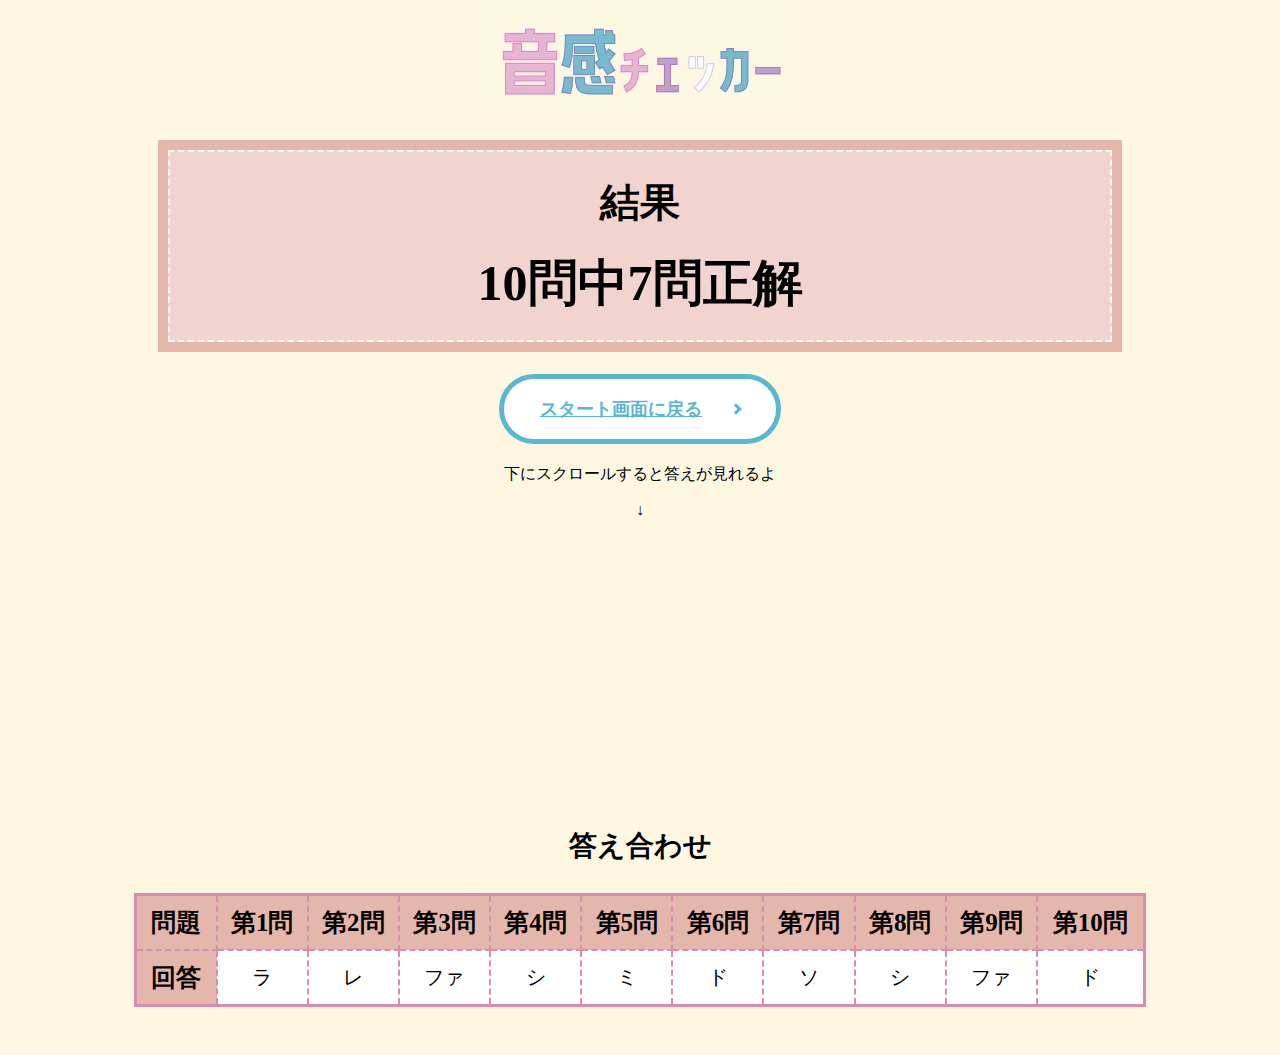
<file: my_portfolio/work/131320147/end7.html>
<!DOCTYPE html>
<html>

<head>
    <meta charset="UTF-8">
    <title>音感チェッカー</title>
    <style>
        body {
            background-color: #fdf7e1;
            text-align: center;
        }

        /* タイトルの大きさを設定 */
        .title img {
            width: 25%;
            height: auto;
        }

        /* 結果 */
        .kekka{
            padding: 0.2em 0.5em;
            margin: 2em 10em;
            background: #f1d4cd;
            box-shadow: 0px 0px 0px 10px #e5b6ab;
            border: dashed 2px white;
        }

        h1{
            margin: 20px auto;
            font-size: 40px;
        }

        h2{
            margin: 20px auto;
            font-size: 50px;
        }

        /* 戻るボタン */
        a {
            display: flex;
            justify-content: space-between;
            align-items: center;
            margin: 20px auto;
            padding: 1em 2em;
            width: 200px;
            color: #59b7d1;
            font-size: 18px;
            font-weight: 700;
            background-color: #ffffff;
            border: solid 5px #59b7d1;
            border-radius: 50vh;
        }

        a::after {
            content: '';
            width: 5px;
            height: 5px;
            border-top: 3px solid #59b7d1;
            border-right: 3px solid #59b7d1;
            transform: rotate(45deg);
        }

        a:hover {
            text-decoration: none;
            background-color: #e0f8ff;
        }

        .kaitou p{
            padding-top: 10em;
            padding-bottom: 0em;
            font-size: 28px;
            font-weight: 700;
        }

        table,
        td,
        th {
            border: 1px solid;
        }

        th {
            background: #e5b6ab;
            border: dashed 2px #d88caf;
            padding: 10px 5px;
            font-family: "ＭＳ Ｐゴシック", "MS PGothic";
            font-size: 25px;
        }

        td {
            background: #ffffff;
            border: dashed 2px #d88caf;
            padding: 10px;
            font-family: "ＭＳ ゴシック", "MS Gothic";
            font-size: 20px;
        }

        table {
            text-align: center;
            width: 80%;
            border-collapse: collapse;
            border: solid 3px #d88caf;
            margin: 0em auto 3em auto;
        }

        .top_c {
            color: #000000;
        }

        .left1 {
            width: 8%;
        }
    </style>
</head>

<body>

    <!-- HTML -->

    <!-- 終了画面 -->

    <!-- タイトル -->
    <div class="title">
        <img src=image/title.jpg alt="title">
    </div>

    <div class="kekka">
    <!-- 結果 -->
    <h1>結果</h1>

    <!-- 正解数 -->
    <h2>10問中7問正解</h2>
    </div>

    <!-- 戻るボタン -->
    <div class="againpage">
        <a href="start.html" class="again">スタート画面に戻る</a>
    </div>

    <p>下にスクロールすると答えが見れるよ</p>
    <p>↓</p>

    <!-- 答え -->
    <div class="kaitou">
        <div id="kaitou-button"></div><p id="text">答え合わせ</p></div>
        
        <table>
            <tr class="top_c">
                <th class="left1">問題</th>
                <th>第1問</th>
                <th>第2問</th>
                <th>第3問</th>
                <th>第4問</th>
                <th>第5問</th>
                <th>第6問</th>
                <th>第7問</th>
                <th>第8問</th>
                <th>第9問</th>
                <th>第10問</th>
            </tr>
            <tr>
                <th class="left1">回答</th>
                <td>ラ</td>
                <td>レ</td>
                <td>ファ</td>
                <td>シ</td>
                <td>ミ</td>
                <td>ド</td>
                <td>ソ</td>
                <td>シ</td>
                <td>ファ</td>
                <td>ド</td>
            </tr>
        </table>
    </div>

    

</body>

</html>
</file>
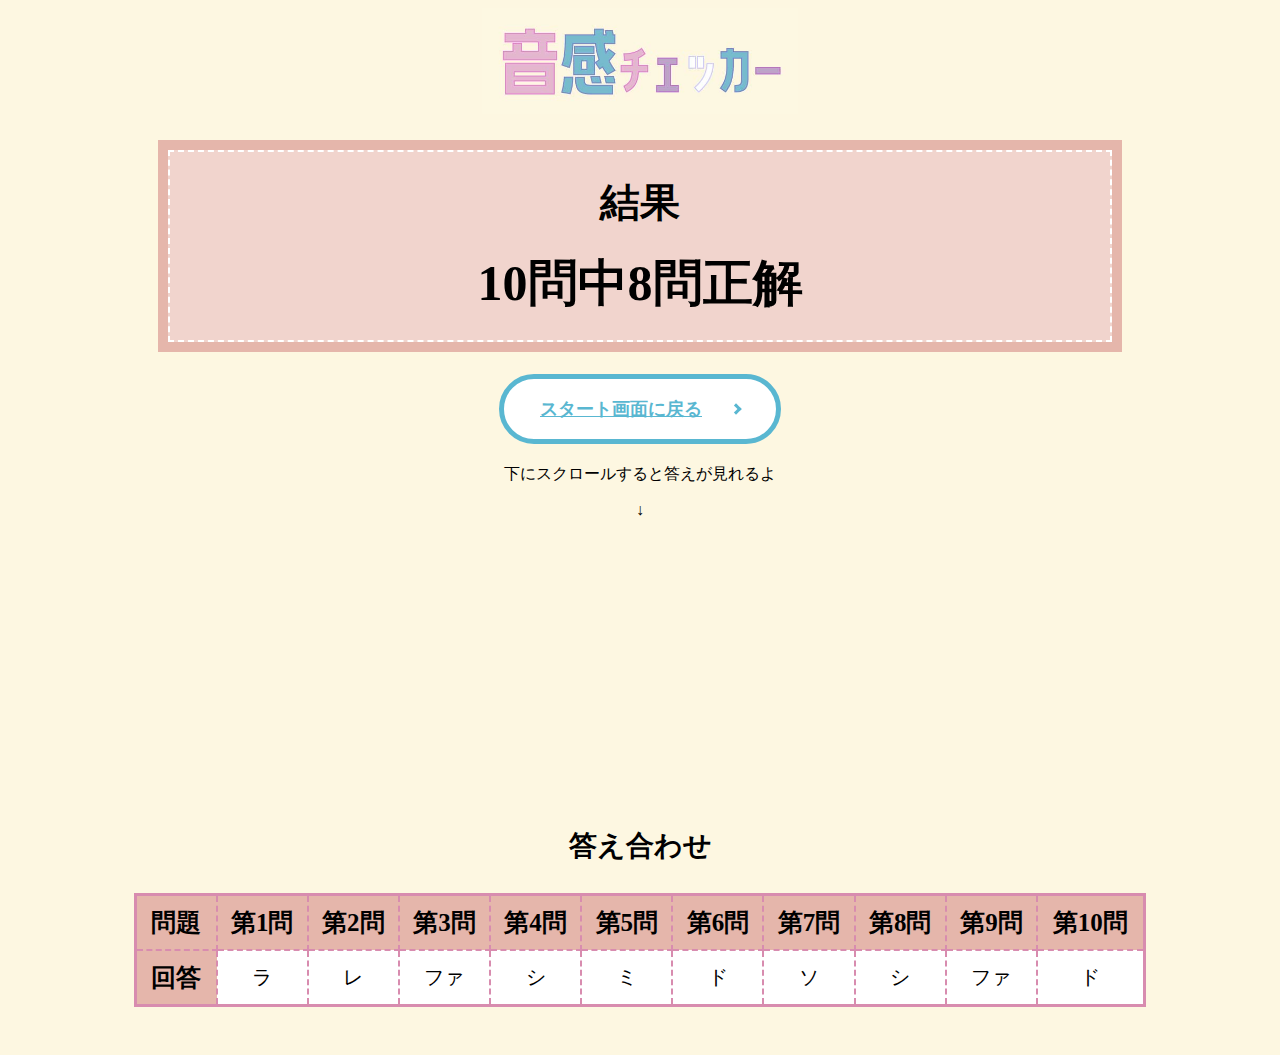
<file: my_portfolio/work/131320147/end8.html>
<!DOCTYPE html>
<html>

<head>
    <meta charset="UTF-8">
    <title>音感チェッカー</title>
    <style>
        body {
            background-color: #fdf7e1;
            text-align: center;
        }

        /* タイトルの大きさを設定 */
        .title img {
            width: 25%;
            height: auto;
        }

        /* 結果 */
        .kekka{
            padding: 0.2em 0.5em;
            margin: 2em 10em;
            background: #f1d4cd;
            box-shadow: 0px 0px 0px 10px #e5b6ab;
            border: dashed 2px white;
        }

        h1{
            margin: 20px auto;
            font-size: 40px;
        }

        h2{
            margin: 20px auto;
            font-size: 50px;
        }

        /* 戻るボタン */
        a {
            display: flex;
            justify-content: space-between;
            align-items: center;
            margin: 20px auto;
            padding: 1em 2em;
            width: 200px;
            color: #59b7d1;
            font-size: 18px;
            font-weight: 700;
            background-color: #ffffff;
            border: solid 5px #59b7d1;
            border-radius: 50vh;
        }

        a::after {
            content: '';
            width: 5px;
            height: 5px;
            border-top: 3px solid #59b7d1;
            border-right: 3px solid #59b7d1;
            transform: rotate(45deg);
        }

        a:hover {
            text-decoration: none;
            background-color: #e0f8ff;
        }

        .kaitou p{
            padding-top: 10em;
            padding-bottom: 0em;
            font-size: 28px;
            font-weight: 700;
        }

        table,
        td,
        th {
            border: 1px solid;
        }

        th {
            background: #e5b6ab;
            border: dashed 2px #d88caf;
            padding: 10px 5px;
            font-family: "ＭＳ Ｐゴシック", "MS PGothic";
            font-size: 25px;
        }

        td {
            background: #ffffff;
            border: dashed 2px #d88caf;
            padding: 10px;
            font-family: "ＭＳ ゴシック", "MS Gothic";
            font-size: 20px;
        }

        table {
            text-align: center;
            width: 80%;
            border-collapse: collapse;
            border: solid 3px #d88caf;
            margin: 0em auto 3em auto;
        }

        .top_c {
            color: #000000;
        }

        .left1 {
            width: 8%;
        }
    </style>
</head>

<body>

    <!-- HTML -->

    <!-- 終了画面 -->

    <!-- タイトル -->
    <div class="title">
        <img src=image/title.jpg alt="title">
    </div>

    <div class="kekka">
    <!-- 結果 -->
    <h1>結果</h1>

    <!-- 正解数 -->
    <h2>10問中8問正解</h2>
    </div>

    <!-- 戻るボタン -->
    <div class="againpage">
        <a href="start.html" class="again">スタート画面に戻る</a>
    </div>

    <p>下にスクロールすると答えが見れるよ</p>
    <p>↓</p>

    <!-- 答え -->
    <div class="kaitou">
        <div id="kaitou-button"></div><p id="text">答え合わせ</p></div>
        
        <table>
            <tr class="top_c">
                <th class="left1">問題</th>
                <th>第1問</th>
                <th>第2問</th>
                <th>第3問</th>
                <th>第4問</th>
                <th>第5問</th>
                <th>第6問</th>
                <th>第7問</th>
                <th>第8問</th>
                <th>第9問</th>
                <th>第10問</th>
            </tr>
            <tr>
                <th class="left1">回答</th>
                <td>ラ</td>
                <td>レ</td>
                <td>ファ</td>
                <td>シ</td>
                <td>ミ</td>
                <td>ド</td>
                <td>ソ</td>
                <td>シ</td>
                <td>ファ</td>
                <td>ド</td>
            </tr>
        </table>
    </div>

    

</body>

</html>
</file>
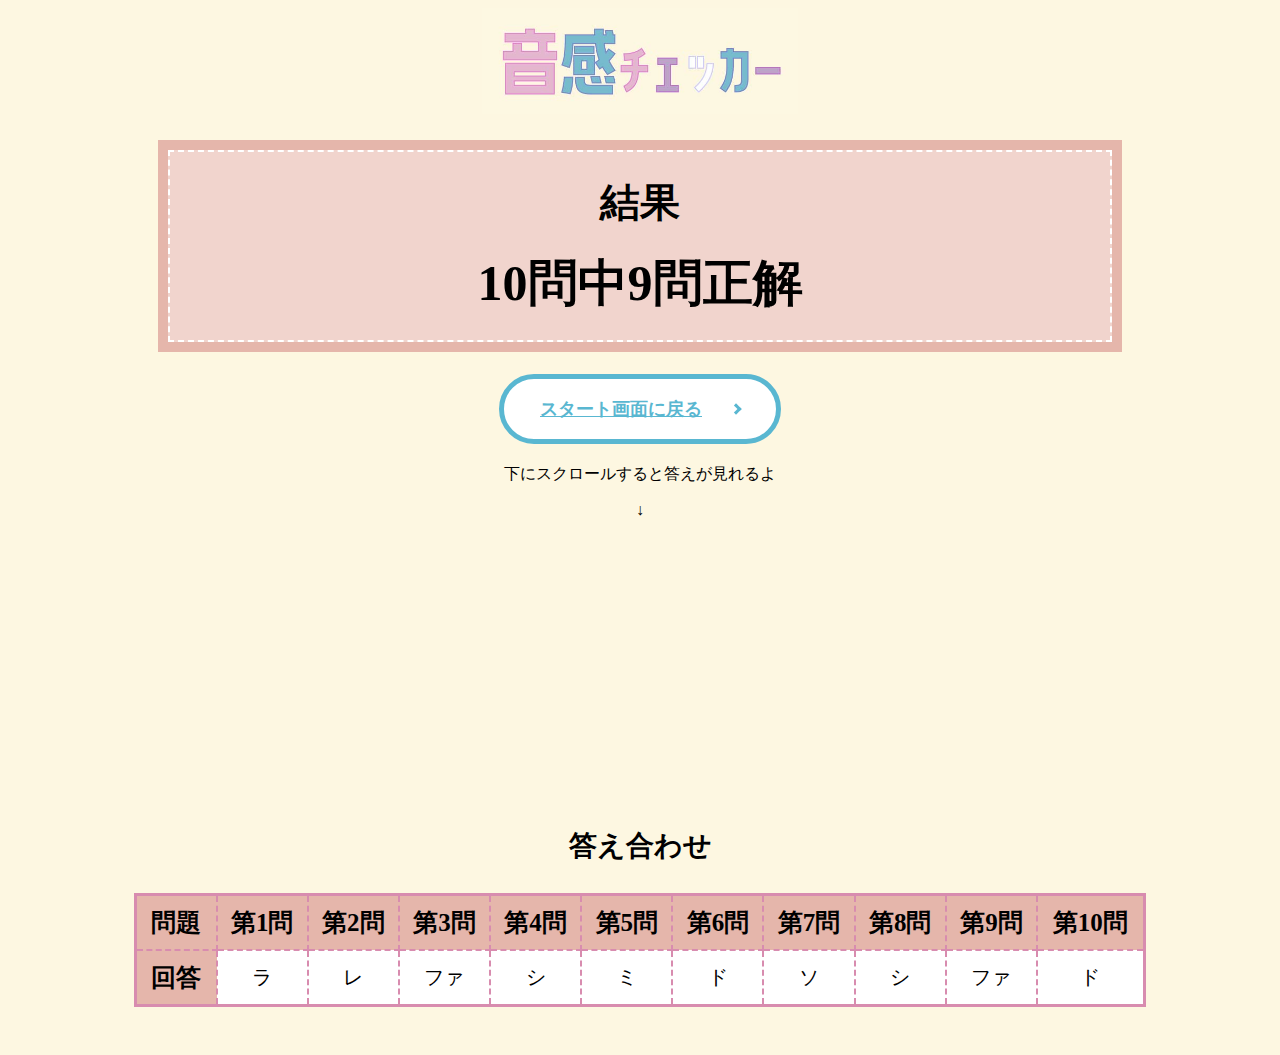
<file: my_portfolio/work/131320147/end9.html>
<!DOCTYPE html>
<html>

<head>
    <meta charset="UTF-8">
    <title>音感チェッカー</title>
    <style>
        body {
            background-color: #fdf7e1;
            text-align: center;
        }

        /* タイトルの大きさを設定 */
        .title img {
            width: 25%;
            height: auto;
        }

        /* 結果 */
        .kekka{
            padding: 0.2em 0.5em;
            margin: 2em 10em;
            background: #f1d4cd;
            box-shadow: 0px 0px 0px 10px #e5b6ab;
            border: dashed 2px white;
        }

        h1{
            margin: 20px auto;
            font-size: 40px;
        }

        h2{
            margin: 20px auto;
            font-size: 50px;
        }

        /* 戻るボタン */
        a {
            display: flex;
            justify-content: space-between;
            align-items: center;
            margin: 20px auto;
            padding: 1em 2em;
            width: 200px;
            color: #59b7d1;
            font-size: 18px;
            font-weight: 700;
            background-color: #ffffff;
            border: solid 5px #59b7d1;
            border-radius: 50vh;
        }

        a::after {
            content: '';
            width: 5px;
            height: 5px;
            border-top: 3px solid #59b7d1;
            border-right: 3px solid #59b7d1;
            transform: rotate(45deg);
        }

        a:hover {
            text-decoration: none;
            background-color: #e0f8ff;
        }

        .kaitou p{
            padding-top: 10em;
            padding-bottom: 0em;
            font-size: 28px;
            font-weight: 700;
        }

        table,
        td,
        th {
            border: 1px solid;
        }

        th {
            background: #e5b6ab;
            border: dashed 2px #d88caf;
            padding: 10px 5px;
            font-family: "ＭＳ Ｐゴシック", "MS PGothic";
            font-size: 25px;
        }

        td {
            background: #ffffff;
            border: dashed 2px #d88caf;
            padding: 10px;
            font-family: "ＭＳ ゴシック", "MS Gothic";
            font-size: 20px;
        }

        table {
            text-align: center;
            width: 80%;
            border-collapse: collapse;
            border: solid 3px #d88caf;
            margin: 0em auto 3em auto;
        }

        .top_c {
            color: #000000;
        }

        .left1 {
            width: 8%;
        }
    </style>
</head>

<body>

    <!-- HTML -->

    <!-- 終了画面 -->

    <!-- タイトル -->
    <div class="title">
        <img src=image/title.jpg alt="title">
    </div>

    <div class="kekka">
    <!-- 結果 -->
    <h1>結果</h1>

    <!-- 正解数 -->
    <h2>10問中9問正解</h2>
    </div>

    <!-- 戻るボタン -->
    <div class="againpage">
        <a href="start.html" class="again">スタート画面に戻る</a>
    </div>

    <p>下にスクロールすると答えが見れるよ</p>
    <p>↓</p>

    <!-- 答え -->
    <div class="kaitou">
        <div id="kaitou-button"></div><p id="text">答え合わせ</p></div>
        
        <table>
            <tr class="top_c">
                <th class="left1">問題</th>
                <th>第1問</th>
                <th>第2問</th>
                <th>第3問</th>
                <th>第4問</th>
                <th>第5問</th>
                <th>第6問</th>
                <th>第7問</th>
                <th>第8問</th>
                <th>第9問</th>
                <th>第10問</th>
            </tr>
            <tr>
                <th class="left1">回答</th>
                <td>ラ</td>
                <td>レ</td>
                <td>ファ</td>
                <td>シ</td>
                <td>ミ</td>
                <td>ド</td>
                <td>ソ</td>
                <td>シ</td>
                <td>ファ</td>
                <td>ド</td>
            </tr>
        </table>
    </div>

    

</body>

</html>
</file>
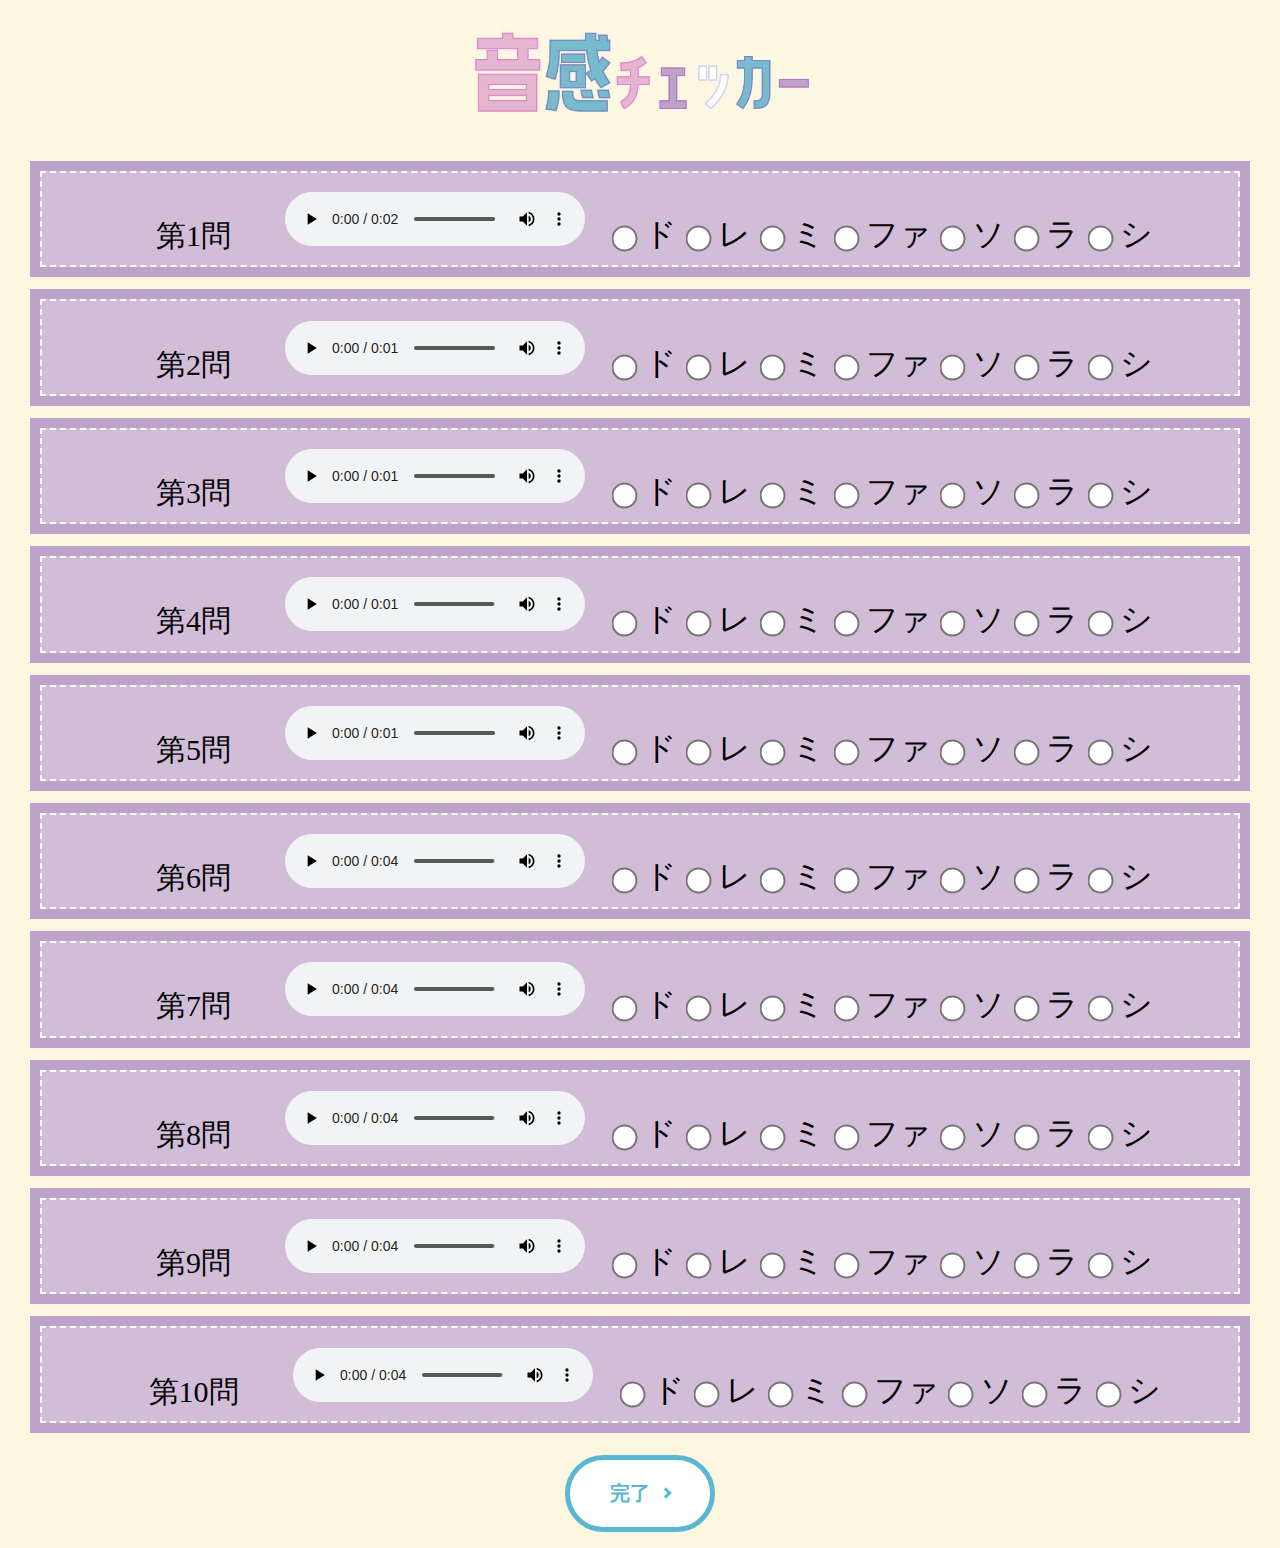
<file: my_portfolio/work/131320147/quiz.html>
<!DOCTYPE html>
<html>

<head>
    <meta charset="UTF-8">
    <title>音感チェッカー</title>
    <style>
        body {
            background-color: #fdf7e1;
            text-align: center;
        }

        /* タイトルの大きさを設定 */
        .title img {
            width: 30%;
            height: auto;
        }

        /* 問題の枠 */
        .mondai {
            padding: 0.2em 0.5em;
            margin: 2em 2em;
            background: #d2bdd8;
            box-shadow: 0px 0px 0px 10px #bda3c9;
            border: dashed 2px white;
        }

        /* 第〇問 */
        .mondai ul {
            display: inline-flex;
            margin: 0em;
            padding-right: 50px;
            font-family: "ＭＳ ゴシック", "MS Gothic";
            font-size: 30px;

        }

        /* 選択肢 */
        .mondai p {
            display: inline-flex;
            padding: 0px 150px;
            accent-color: deeppink;
            transform: scale(2);
            font-family: "ＭＳ Ｐゴシック", "MS PGothic";
        }

        /* 音声 */
        .oto {
            padding-top: 1em;
        }

        /* 完了ボタン */
        button {
            display: flex;
            justify-content: space-between;
            align-items: center;
            margin: 10px auto;
            padding: 1em 2em;
            width: 150px;
            color: #59b7d1;
            font-size: 20px;
            font-weight: 700;
            background-color: #ffffff;
            border: solid 5px #59b7d1;
            border-radius: 50vh;
        }

        button::after {
            content: '';
            width: 5px;
            height: 5px;
            border-top: 3px solid #59b7d1;
            border-right: 3px solid #59b7d1;
            transform: rotate(45deg);
        }

        button:hover {
            text-decoration: none;
            background-color: #e0f8ff;
        }

        /* 結果ボタン */
        a {
            display: flex;
            justify-content: space-between;
            align-items: center;
            margin: 10px auto;
            padding: 1em 2em;
            width: 120px;
            color: #59b7d1;
            font-size: 20px;
            font-weight: 700;
            background-color: #ffffff;
            border: solid 5px #59b7d1;
            border-radius: 50vh;
        }

        a::after {
            content: '';
            width: 5px;
            height: 5px;
            border-top: 3px solid #59b7d1;
            border-right: 3px solid #59b7d1;
            transform: rotate(45deg);
        }

        a:hover {
            text-decoration: none;
            background-color: #e0f8ff;
        }
    </style>
</head>

<body>

    <!-- HTML -->

    <!-- スタート画面 -->

    <!-- タイトル -->
    <div class="title">
        <img src=image/title.jpg alt="title">
    </div>

    <!--問題 -->
    <!-- 第1問 -->
        <div class="mondai">
            <ul>第1問</ul>

            <audio class="oto" controls src="sound/ra1.mp3">
            </audio>

            <p>
                <input name="quiz1" type="radio" value="a">ド</input>
                <input name="quiz1" type="radio" value="b">レ</input>
                <input name="quiz1" type="radio" value="c">ミ</input>
                <input name="quiz1" type="radio" value="d">ファ</input>
                <input name="quiz1" type="radio" value="e">ソ</input>
                <input name="quiz1" type="radio" value="f" class="correct">ラ</input>
                <input name="quiz1" type="radio" value="g">シ</input>
            </p>
        </div>

        <!-- 第2問 -->
        <div class="mondai">
            <ul>第2問</ul>
            <audio class="oto" controls src="sound/re1.mp3">
            </audio>

            <p>
                <input name="quiz2" type="radio" value="a">ド</input>
                <input name="quiz2" type="radio" value="b" class="correct">レ</input>
                <input name="quiz2" type="radio" value="c">ミ</input>
                <input name="quiz2" type="radio" value="d">ファ</input>
                <input name="quiz2" type="radio" value="e">ソ</input>
                <input name="quiz2" type="radio" value="f">ラ</input>
                <input name="quiz2" type="radio" value="g">シ</input>
            </p>
        </div>

        <!-- 第3問 -->
        <div class="mondai">
            <ul>第3問</ul>
            <audio class="oto" controls src="sound/fa1.mp3">
            </audio>

            <p>
                <input name="quiz3" type="radio" value="a">ド</input>
                <input name="quiz3" type="radio" value="b">レ</input>
                <input name="quiz3" type="radio" value="c">ミ</input>
                <input name="quiz3" type="radio" value="d" class="correct">ファ</input>
                <input name="quiz3" type="radio" value="e">ソ</input>
                <input name="quiz3" type="radio" value="f">ラ</input>
                <input name="quiz3" type="radio" value="g">シ</input>
            </p>
        </div>

        <!-- 第4問 -->
        <div class="mondai">
            <ul>第4問</ul>
            <audio class="oto" controls src="sound/si1.mp3">
            </audio>

            <p>
                <input name="quiz4" type="radio" value="a">ド</input>
                <input name="quiz4" type="radio" value="b">レ</input>
                <input name="quiz4" type="radio" value="c">ミ</input>
                <input name="quiz4" type="radio" value="d">ファ</input>
                <input name="quiz4" type="radio" value="e">ソ</input>
                <input name="quiz4" type="radio" value="f">ラ</input>
                <input name="quiz4" type="radio" value="g" class="correct">シ</input>
            </p>
        </div>

        <!-- 第5問 -->
        <div class="mondai">
            <ul>第5問</ul>
            <audio class="oto" controls src="sound/mi1.mp3">
            </audio>

            <p>
                <input name="quiz5" type="radio" value="a">ド</input>
                <input name="quiz5" type="radio" value="b">レ</input>
                <input name="quiz5" type="radio" value="c" class="correct">ミ</input>
                <input name="quiz5" type="radio" value="d">ファ</input>
                <input name="quiz5" type="radio" value="e">ソ</input>
                <input name="quiz5" type="radio" value="f">ラ</input>
                <input name="quiz5" type="radio" value="g">シ</input>
            </p>
        </div>

        <!-- 第6問 -->
        <div class="mondai">
            <ul>第6問</ul>
            <audio class="oto" controls src="sound/do2.mp3">
            </audio>

            <p>
                <input name="quiz6" type="radio" value="a" class="correct">ド</input>
                <input name="quiz6" type="radio" value="b">レ</input>
                <input name="quiz6" type="radio" value="c">ミ</input>
                <input name="quiz6" type="radio" value="d">ファ</input>
                <input name="quiz6" type="radio" value="e">ソ</input>
                <input name="quiz6" type="radio" value="f">ラ</input>
                <input name="quiz6" type="radio" value="g">シ</input>
            </p>
        </div>

        <!-- 第7問 -->
        <div class="mondai">
            <ul>第7問</ul>
            <audio class="oto" controls src="sound/so2.mp3">
            </audio>

            <p>
                <input name="quiz7" type="radio" value="a">ド</input>
                <input name="quiz7" type="radio" value="b">レ</input>
                <input name="quiz7" type="radio" value="c">ミ</input>
                <input name="quiz7" type="radio" value="d">ファ</input>
                <input name="quiz7" type="radio" value="e" class="correct">ソ</input>
                <input name="quiz7" type="radio" value="f">ラ</input>
                <input name="quiz7" type="radio" value="g">シ</input>
            </p>
        </div>

        <!-- 第8問 -->
        <div class="mondai">
            <ul>第8問</ul>
            <audio class="oto" controls src="sound/si2.mp3">
            </audio>

            <p>
                <input name="quiz8" type="radio" value="a">ド</input>
                <input name="quiz8" type="radio" value="b">レ</input>
                <input name="quiz8" type="radio" value="c">ミ</input>
                <input name="quiz8" type="radio" value="d">ファ</input>
                <input name="quiz8" type="radio" value="e">ソ</input>
                <input name="quiz8" type="radio" value="f">ラ</input>
                <input name="quiz8" type="radio" value="g" class="correct">シ</input>
            </p>
        </div>

        <!-- 第9問 -->
        <div class="mondai">
            <ul>第9問</ul>
            <audio class="oto" controls src="sound/fa2.mp3">
            </audio>

            <p>
                <input name="quiz9" type="radio" value="a">ド</input>
                <input name="quiz9" type="radio" value="b">レ</input>
                <input name="quiz9" type="radio" value="c">ミ</input>
                <input name="quiz9" type="radio" value="d" class="correct">ファ</input>
                <input name="quiz9" type="radio" value="e">ソ</input>
                <input name="quiz9" type="radio" value="f">ラ</input>
                <input name="quiz9" type="radio" value="g">シ</input>
            </p>
        </div>

        <!-- 第10問 -->
        <div class="mondai">
            <ul>第10問</ul>
            <audio class="oto" controls src="sound/do3.mp3">
            </audio>

            <p>
                <input name="quiz10" type="radio" value="a" class="correct">ド</input>
                <input name="quiz10" type="radio" value="b">レ</input>
                <input name="quiz10" type="radio" value="c">ミ</input>
                <input name="quiz10" type="radio" value="d">ファ</input>
                <input name="quiz10" type="radio" value="e">ソ</input>
                <input name="quiz10" type="radio" value="f">ラ</input>
                <input name="quiz10" type="radio" value="g">シ</input>
            </p>
        </div>


    <!-- 結果 -->
    <div class="endpage">
        <!-- 完了ボタン -->
        <button type="button" id="finishButton">完了</button>
        <p id="resultButton"></p>
    </div>




    <script>
        // Strictモード
        "use strict";

        //JavaScript
        const questions = document.querySelectorAll('.mondai');
        const resultButton = document.querySelector('#resultButton');
        //問題数
        const questionsNumber = questions.length;

        //「結果」ボタンを押したときの処理
        document.getElementById("finishButton").onclick = function() {
            //正解数
            let count = 0;
            //それぞれの問題について調べる
            for (var i = 0; i < questionsNumber; i++) {
                //その問題の選択肢
                const options = questions[i].querySelectorAll('input');
                //それぞれの選択肢について調べる
                for (var j = 0; j < options.length; j++) {
                    //checked がついている（選択されている）選択肢が正解の場合
                    if (options[j].checked && options[j].classList.contains('correct')) {
                        //正解数にカウント
                        count++;
                    }
                }
            }

            //正解数によって結果画面を変更する

            if (count == 0) {
                resultButton.innerHTML = '<a href="end0.html">結果を見る</a>';
            } else if (count == 1) {
                resultButton.innerHTML = '<a href="end1.html">結果を見る</a>';
            } else if (count == 2) {
                resultButton.innerHTML = '<a href="end2.html">結果を見る</a>';
            } else if (count == 3) {
                resultButton.innerHTML = '<a href="end3.html">結果を見る</a>';
            } else if (count == 4) {
                resultButton.innerHTML = '<a href="end4.html">結果を見る</a>';
            } else if (count == 5) {
                resultButton.innerHTML = '<a href="end5.html">結果を見る</a>';
            } else if (count == 6) {
                resultButton.innerHTML = '<a href="end6.html">結果を見る</a>';
            } else if (count == 7) {
                resultButton.innerHTML = '<a href="end7.html">結果を見る</a>';
            } else if (count == 8) {
                resultButton.innerHTML = '<a href="end8.html">結果を見る</a>';
            } else if (count == 9) {
                resultButton.innerHTML = '<a href="end9.html">結果を見る</a>';
            } else if (count == 10) {
                resultButton.innerHTML = '<a href="end10.html">結果を見る</a>';
            }
        };

    </script>

</body>

</html>
</file>
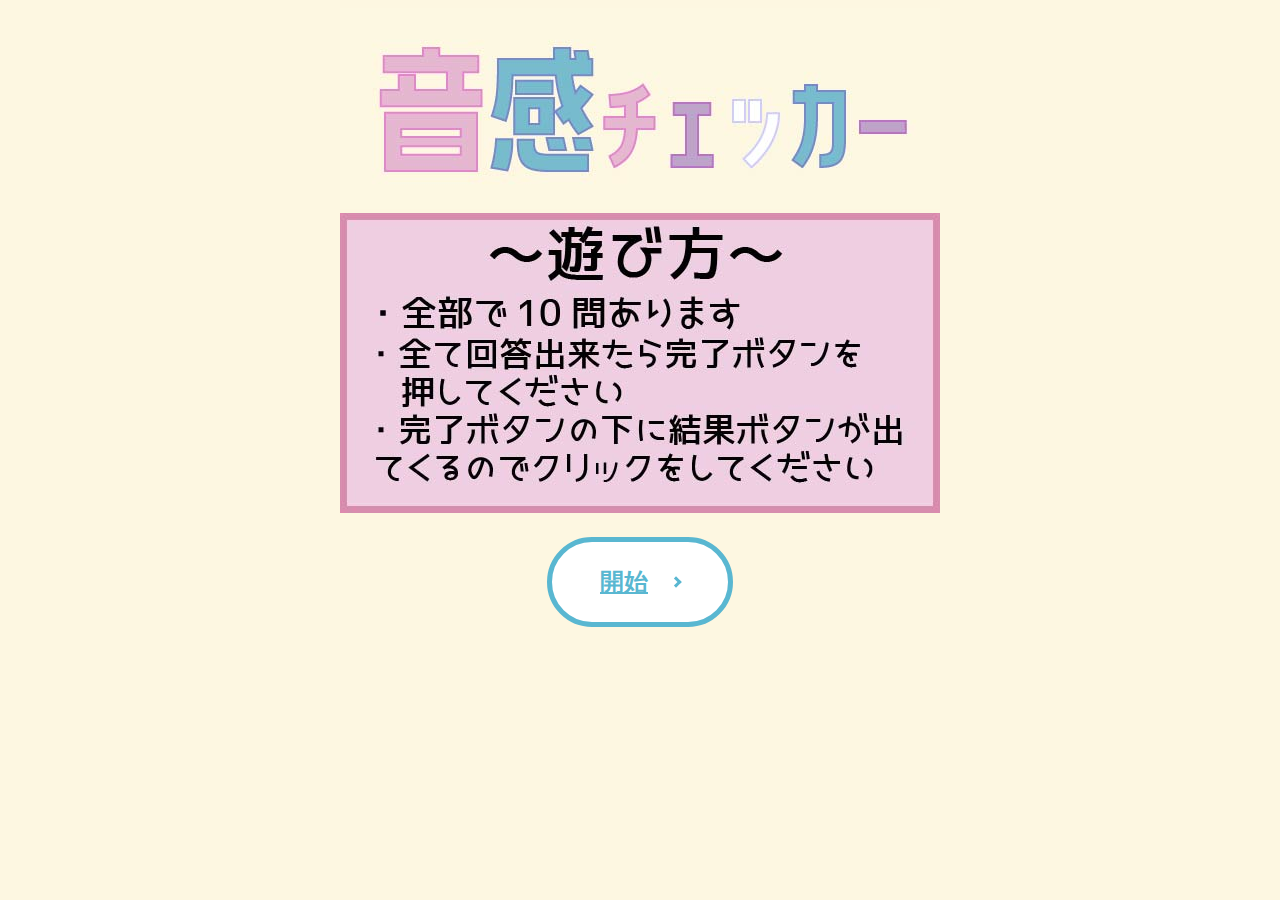
<file: my_portfolio/work/131320147/start.html>
<!DOCTYPE html>
<html>

<head>
    <meta charset="UTF-8">
    <title>音感チェッカー</title>
    <style>
        body {
            background-color: #fdf7e1;
            text-align: center;
        }


        /* 遊び方 */
        .setumei {
            margin-bottom: 20px;
        }

        /* 開始ボタン */
        .nextpage a {
            display: flex;
            justify-content: space-between;
            align-items: center;
            margin: 0 auto;
            padding: 1em 2em;
            width: 80px;
            color: #59b7d1;
            font-size: 24px;
            font-weight: 700;
            background-color: #ffffff;
            border: solid 5px #59b7d1;
            border-radius: 50vh;
        }

        .nextpage a::after {
            content: '';
            width: 5px;
            height: 5px;
            border-top: 3px solid #59b7d1;
            border-right: 3px solid #59b7d1;
            transform: rotate(45deg);
        }

        .nextpage a:hover {
            text-decoration: none;
            background-color: #e0f8ff;
        }
    </style>
</head>

<body>

    <!-- HTML -->

    <!-- スタート画面 -->
    <!-- タイトル -->
    <div class="title">
        <img src=image/title.jpg alt="title">
    </div>

    <!-- 遊び方 -->
    <div class="setumei">
        <img src=image/setumei.jpg alt="setumei">
    </div>



    <!--開始ボタン -->
    <div class="nextpage">
        <a href="quiz.html" class="next">開始</a>
    </div>


</body>

</html>
</file>
